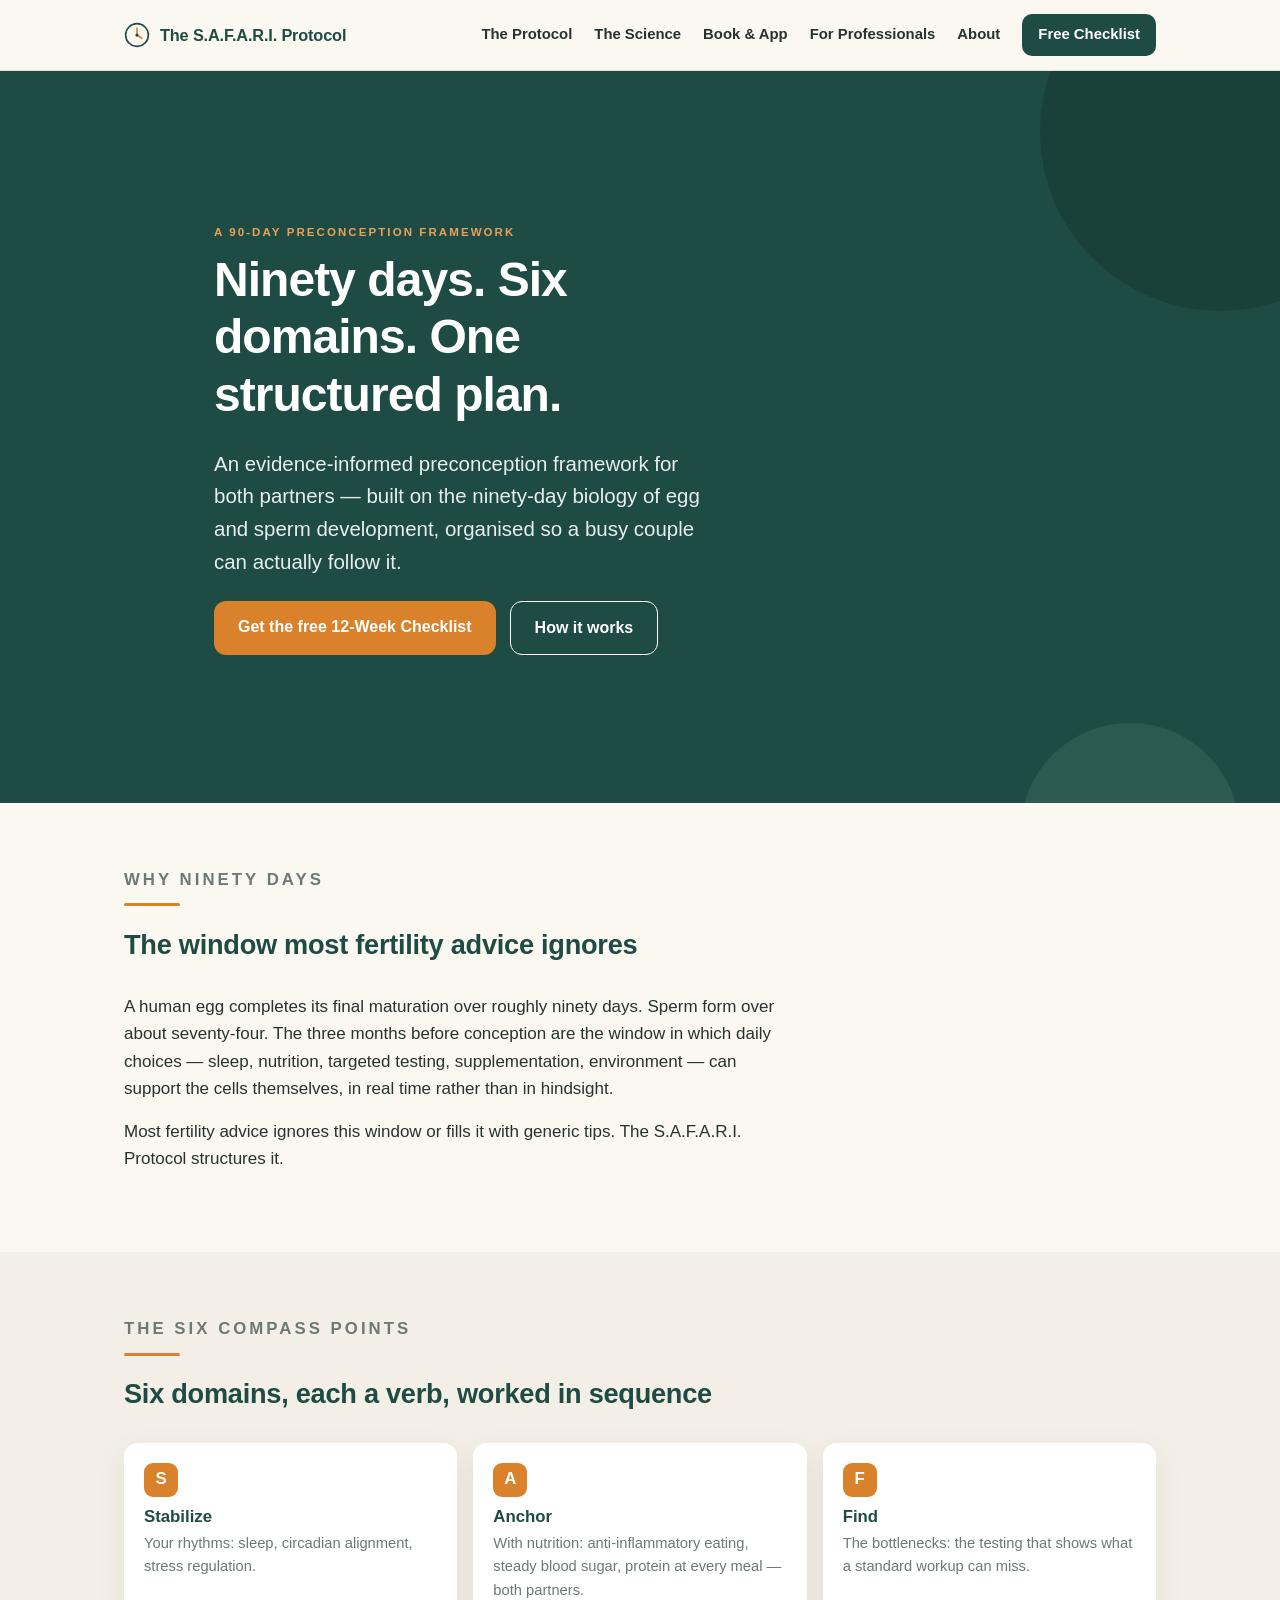
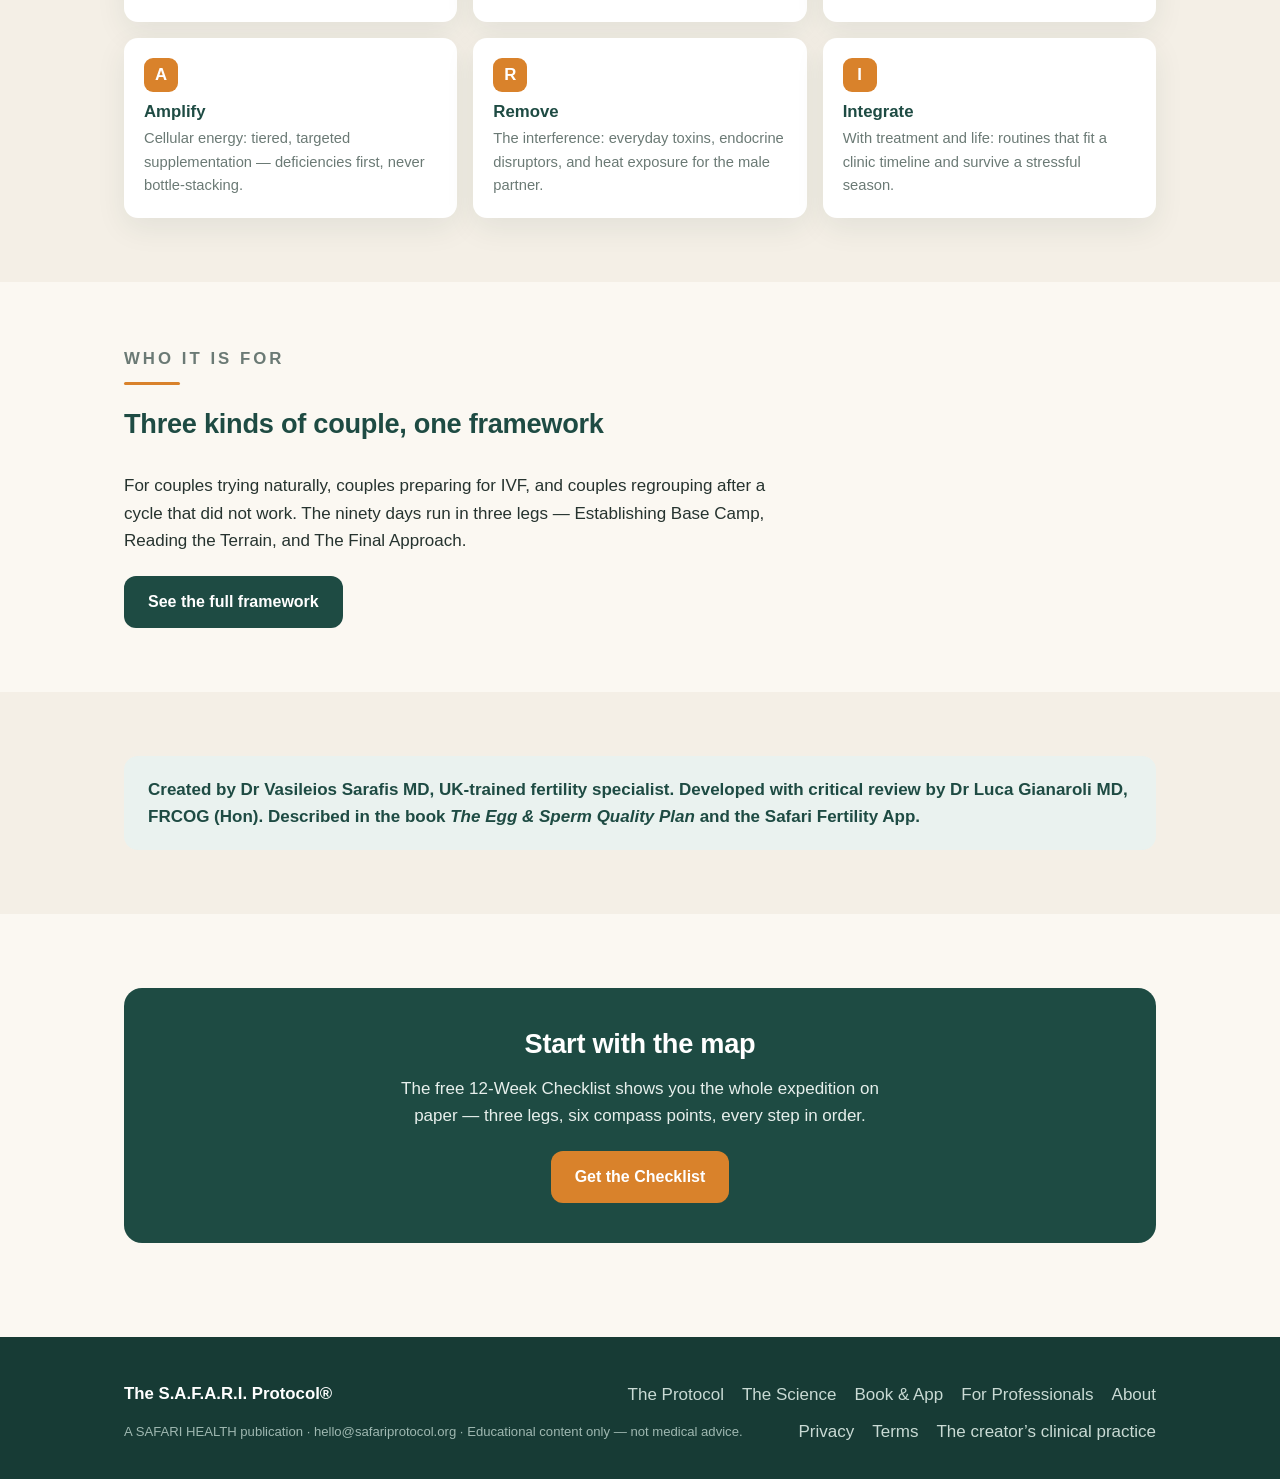
<file: index.html>
<!DOCTYPE html>
<html lang="en">
<head>
<meta charset="utf-8">
<meta name="viewport" content="width=device-width, initial-scale=1">
<title>The S.A.F.A.R.I. Protocol — A 90-Day Evidence-Based Preconception Framework</title>
<meta name="description" content="A structured, couples-based 90-day framework for egg and sperm quality — six domains, three legs, honestly graded evidence. Created by fertility specialist Dr Vasileios Sarafis MD.">
<link rel="canonical" href="https://www.safariprotocol.org/">
<meta property="og:title" content="The S.A.F.A.R.I. Protocol — A 90-Day Evidence-Based Preconception Framework">
<meta property="og:description" content="A structured, couples-based 90-day framework for egg and sperm quality — six domains, three legs, honestly graded evidence. Created by fertility specialist Dr Vasileios Sarafis MD.">
<meta property="og:type" content="website">
<meta property="og:url" content="https://www.safariprotocol.org/">
<link rel="preconnect" href="https://fonts.googleapis.com">
<link rel="stylesheet" href="/assets/style.css">
<script type="application/ld+json">{"@context":"https://schema.org","@type":"Organization","name":"SAFARI HEALTH","alternateName":"The S.A.F.A.R.I. Protocol","url":"https://www.safariprotocol.org","email":"hello@safariprotocol.org","founder":{"@type":"Person","name":"Dr Vasileios Sarafis"}}</script>
<script type="application/ld+json">{"@context":"https://schema.org","@type":"Person","name":"Dr Vasileios Sarafis","honorificSuffix":"MD","jobTitle":"Fertility Specialist","gender":"Male","knowsAbout":["Fertility","IVF","Preconception care","Reproductive medicine"],"url":"https://www.safariprotocol.org/about/","alumniOf":["Aristotle University of Thessaloniki","Yale University","C.Re.A.Te Fertility London"],"worksFor":{"@type":"Organization","name":"SAFARI HEALTH"}}</script>
<script type="application/ld+json">{"@context":"https://schema.org","@type":"Book","name":"The Egg & Sperm Quality Plan","author":{"@type":"Person","name":"Dr Vasileios Sarafis"},"isbn":"978-618-88233-0-3","about":"A 90-day evidence-based preconception framework for natural conception and IVF"}</script>
<script type="application/ld+json">{"@context":"https://schema.org","@type":"WebSite","name":"The S.A.F.A.R.I. Protocol","url":"https://www.safariprotocol.org"}</script>
</head>
<body>
<header class="site">
<div class="nav">
<a class="brand" href="/"><svg class="mark" viewBox="0 0 48 48" fill="none" xmlns="http://www.w3.org/2000/svg" aria-hidden="true"><circle cx="24" cy="24" r="21" stroke="#1E4B43" stroke-width="3"/><path d="M24 11 L24 24 L33 30" stroke="#D9822B" stroke-width="3" stroke-linecap="round"/><circle cx="24" cy="24" r="3" fill="#1E4B43"/></svg><span>The S.A.F.A.R.I. Protocol</span></a>
<nav class="nav-links" id="navlinks">
<a href="/protocol/">The Protocol</a><a href="/science/">The Science</a><a href="/book-and-app/">Book & App</a><a href="/professionals/">For Professionals</a><a href="/about/">About</a>
<a class="nav-cta" href="/checklist/">Free Checklist</a>
</nav>
<button class="menu-btn" aria-label="Menu" onclick="document.getElementById('navlinks').classList.toggle('open')">&#9776;</button>
</div>
</header>

<section class="hero">
<div class="wrap">
<p class="kicker">A 90-day preconception framework</p>
<h1>Ninety days. Six domains. One structured plan.</h1>
<p class="lead">An evidence-informed preconception framework for both partners &mdash; built on the ninety-day biology of egg and sperm development, organised so a busy couple can actually follow it.</p>
<div class="btn-row">
<a class="btn btn-primary" href="/checklist/">Get the free 12-Week Checklist</a>
<a class="btn btn-ghost" style="color:#fff;border-color:#fff" href="/protocol/">How it works</a>
</div>
</div>
</section>

<section>
<div class="wrap">
<div class="section-head">
<p class="kicker">Why ninety days</p><hr class="rule">
<h2>The window most fertility advice ignores</h2>
</div>
<p style="max-width:70ch">A human egg completes its final maturation over roughly ninety days. Sperm form over about seventy-four. The three months before conception are the window in which daily choices &mdash; sleep, nutrition, targeted testing, supplementation, environment &mdash; can support the cells themselves, in real time rather than in hindsight.</p>
<p style="max-width:70ch">Most fertility advice ignores this window or fills it with generic tips. The S.A.F.A.R.I. Protocol structures it.</p>
</div>
</section>

<section class="alt">
<div class="wrap">
<div class="section-head">
<p class="kicker">The six compass points</p><hr class="rule">
<h2>Six domains, each a verb, worked in sequence</h2>
</div>
<div class="compass">
<div class="cpoint"><div class="badge">S</div><h3>Stabilize</h3><p>Your rhythms: sleep, circadian alignment, stress regulation.</p></div>
<div class="cpoint"><div class="badge">A</div><h3>Anchor</h3><p>With nutrition: anti-inflammatory eating, steady blood sugar, protein at every meal &mdash; both partners.</p></div>
<div class="cpoint"><div class="badge">F</div><h3>Find</h3><p>The bottlenecks: the testing that shows what a standard workup can miss.</p></div>
<div class="cpoint"><div class="badge">A</div><h3>Amplify</h3><p>Cellular energy: tiered, targeted supplementation &mdash; deficiencies first, never bottle-stacking.</p></div>
<div class="cpoint"><div class="badge">R</div><h3>Remove</h3><p>The interference: everyday toxins, endocrine disruptors, and heat exposure for the male partner.</p></div>
<div class="cpoint"><div class="badge">I</div><h3>Integrate</h3><p>With treatment and life: routines that fit a clinic timeline and survive a stressful season.</p></div>
</div>
</div>
</section>

<section>
<div class="wrap">
<div class="section-head">
<p class="kicker">Who it is for</p><hr class="rule">
<h2>Three kinds of couple, one framework</h2>
</div>
<p style="max-width:70ch">For couples trying naturally, couples preparing for IVF, and couples regrouping after a cycle that did not work. The ninety days run in three legs &mdash; Establishing Base Camp, Reading the Terrain, and The Final Approach.</p>
<div class="btn-row"><a class="btn btn-green" href="/protocol/">See the full framework</a></div>
</div>
</section>

<section class="alt">
<div class="wrap">
<div class="callout">Created by Dr Vasileios Sarafis MD, UK-trained fertility specialist. Developed with critical review by Dr Luca Gianaroli MD, FRCOG (Hon). Described in the book <em>The Egg &amp; Sperm Quality Plan</em> and the Safari Fertility App.
<!-- After 22-24 Oct 2026 add: Presented at the Renaissance Congress, Florence. After paper submission add: Described in a scientific paper currently under review. --></div>
</div>
</section>

<section>
<div class="wrap">
<div class="band">
<h2>Start with the map</h2>
<p>The free 12-Week Checklist shows you the whole expedition on paper &mdash; three legs, six compass points, every step in order.</p>
<a class="btn btn-primary" href="/checklist/">Get the Checklist</a>
</div>
</div>
</section>
<footer class="site">
<div class="wrap">
<div class="frow">
<span class="brand-f">The S.A.F.A.R.I. Protocol&reg;</span>
<div class="flinks">
<a href="/protocol/">The Protocol</a>
<a href="/science/">The Science</a>
<a href="/book-and-app/">Book &amp; App</a>
<a href="/professionals/">For Professionals</a>
<a href="/about/">About</a>
</div>
</div>
<div class="frow">
<small>A SAFARI HEALTH publication &middot; hello@safariprotocol.org &middot; Educational content only &mdash; not medical advice.</small>
<div class="flinks">
<a href="/privacy/">Privacy</a><a href="/terms/">Terms</a>
<a href="https://sarafisfertility.com">The creator&rsquo;s clinical practice</a>
</div>
</div>
</div>
</footer>

<!-- GA4: replace G-9CCLVKLGP1 then this block goes live -->
<script async src="https://www.googletagmanager.com/gtag/js?id=G-9CCLVKLGP1"></script>
<script>window.dataLayer=window.dataLayer||[];function gtag(){dataLayer.push(arguments);}gtag('js',new Date());gtag('config','G-9CCLVKLGP1');</script>

<script>
// mark active nav
document.querySelectorAll('.nav-links a').forEach(a=>{if(a.getAttribute('href')===location.pathname)a.style.color='var(--green)';});
</script>
</body></html>
</file>
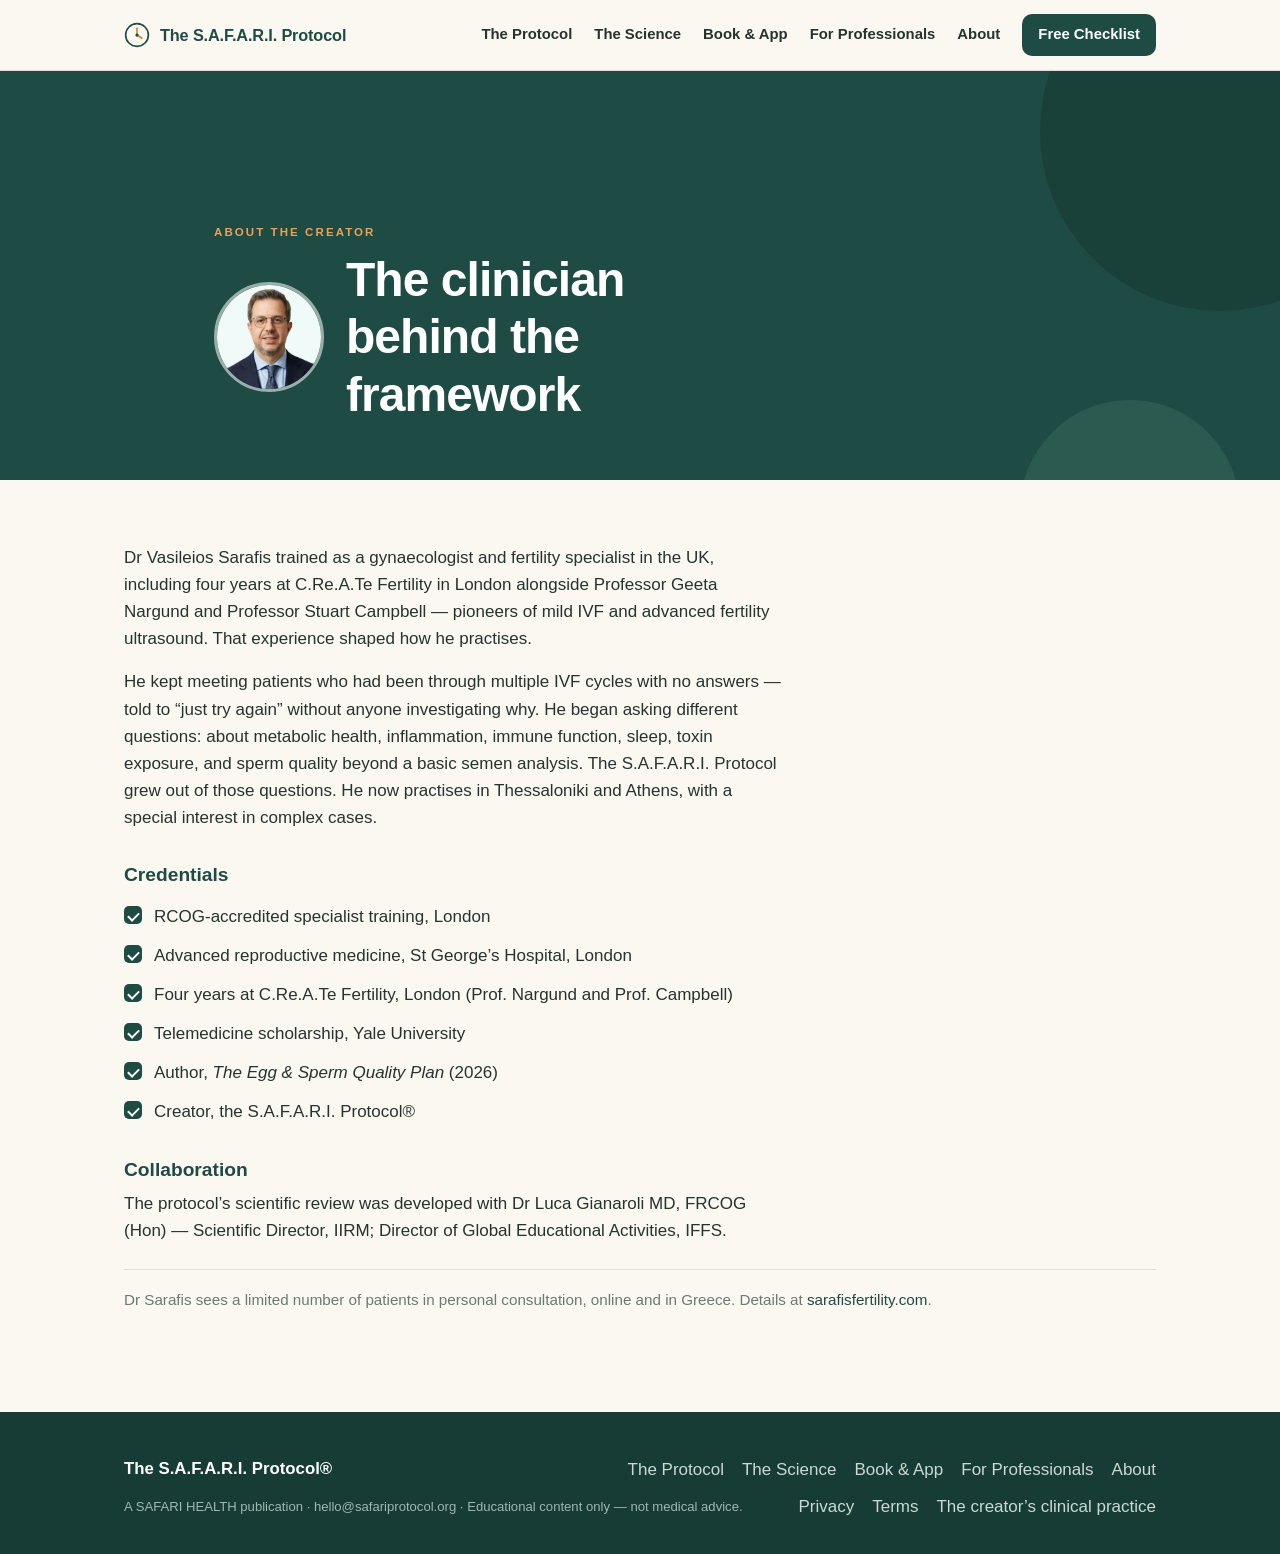
<file: about/index.html>
<!DOCTYPE html>
<html lang="en">
<head>
<meta charset="utf-8">
<meta name="viewport" content="width=device-width, initial-scale=1">
<title>Dr Vasileios Sarafis MD — Creator of the S.A.F.A.R.I. Protocol</title>
<meta name="description" content="UK-trained fertility specialist Dr Vasileios Sarafis created the S.A.F.A.R.I. Protocol from clinical practice with complex fertility cases. Credentials, collaborators, and contact.">
<link rel="canonical" href="https://www.safariprotocol.org/about/">
<meta property="og:title" content="Dr Vasileios Sarafis MD — Creator of the S.A.F.A.R.I. Protocol">
<meta property="og:description" content="UK-trained fertility specialist Dr Vasileios Sarafis created the S.A.F.A.R.I. Protocol from clinical practice with complex fertility cases. Credentials, collaborators, and contact.">
<meta property="og:type" content="website">
<meta property="og:url" content="https://www.safariprotocol.org/about/">
<link rel="preconnect" href="https://fonts.googleapis.com">
<link rel="stylesheet" href="/assets/style.css">
<script type="application/ld+json">{"@context":"https://schema.org","@type":"Organization","name":"SAFARI HEALTH","alternateName":"The S.A.F.A.R.I. Protocol","url":"https://www.safariprotocol.org","email":"hello@safariprotocol.org","founder":{"@type":"Person","name":"Dr Vasileios Sarafis"}}</script>
<script type="application/ld+json">{"@context":"https://schema.org","@type":"Person","name":"Dr Vasileios Sarafis","honorificSuffix":"MD","jobTitle":"Fertility Specialist","gender":"Male","knowsAbout":["Fertility","IVF","Preconception care","Reproductive medicine"],"url":"https://www.safariprotocol.org/about/","alumniOf":["Aristotle University of Thessaloniki","Yale University","C.Re.A.Te Fertility London"],"worksFor":{"@type":"Organization","name":"SAFARI HEALTH"}}</script>
<script type="application/ld+json">{"@context":"https://schema.org","@type":"Book","name":"The Egg & Sperm Quality Plan","author":{"@type":"Person","name":"Dr Vasileios Sarafis"},"isbn":"978-618-88233-0-3","about":"A 90-day evidence-based preconception framework for natural conception and IVF"}</script>
</head>
<body>
<header class="site">
<div class="nav">
<a class="brand" href="/"><svg class="mark" viewBox="0 0 48 48" fill="none" xmlns="http://www.w3.org/2000/svg" aria-hidden="true"><circle cx="24" cy="24" r="21" stroke="#1E4B43" stroke-width="3"/><path d="M24 11 L24 24 L33 30" stroke="#D9822B" stroke-width="3" stroke-linecap="round"/><circle cx="24" cy="24" r="3" fill="#1E4B43"/></svg><span>The S.A.F.A.R.I. Protocol</span></a>
<nav class="nav-links" id="navlinks">
<a href="/protocol/">The Protocol</a><a href="/science/">The Science</a><a href="/book-and-app/">Book & App</a><a href="/professionals/">For Professionals</a><a href="/about/">About</a>
<a class="nav-cta" href="/checklist/">Free Checklist</a>
</nav>
<button class="menu-btn" aria-label="Menu" onclick="document.getElementById('navlinks').classList.toggle('open')">&#9776;</button>
</div>
</header>

<section class="hero" style="padding-bottom:0">
<div class="wrap" style="padding-bottom:56px">
<p class="kicker">About the creator</p>
<div style="display:flex;align-items:center;gap:22px;flex-wrap:wrap">
<img src="/assets/dr-sarafis.png" alt="Dr Vasileios Sarafis MD" width="110" height="110" style="width:110px;height:110px;border-radius:50%;object-fit:cover;flex:0 0 auto;border:3px solid rgba(255,255,255,.55)">
<h1 style="margin:0">The clinician behind the framework</h1>
</div>
</div>
</section>

<section>
<div class="wrap">
<p style="max-width:70ch">Dr Vasileios Sarafis trained as a gynaecologist and fertility specialist in the UK, including four years at C.Re.A.Te Fertility in London alongside Professor Geeta Nargund and Professor Stuart Campbell &mdash; pioneers of mild IVF and advanced fertility ultrasound. That experience shaped how he practises.</p>
<p style="max-width:70ch">He kept meeting patients who had been through multiple IVF cycles with no answers &mdash; told to &ldquo;just try again&rdquo; without anyone investigating why. He began asking different questions: about metabolic health, inflammation, immune function, sleep, toxin exposure, and sperm quality beyond a basic semen analysis. The S.A.F.A.R.I. Protocol grew out of those questions. He now practises in Thessaloniki and Athens, with a special interest in complex cases.</p>

<h3 style="margin-top:2rem">Credentials</h3>
<ul class="ticks">
<li>RCOG-accredited specialist training, London</li>
<li>Advanced reproductive medicine, St George&rsquo;s Hospital, London</li>
<li>Four years at C.Re.A.Te Fertility, London (Prof. Nargund and Prof. Campbell)</li>
<li>Telemedicine scholarship, Yale University</li>
<li>Author, <em>The Egg &amp; Sperm Quality Plan</em> (2026)</li>
<li>Creator, the S.A.F.A.R.I. Protocol&reg;</li>
</ul>

<h3 style="margin-top:2rem">Collaboration</h3>
<p style="max-width:70ch">The protocol&rsquo;s scientific review was developed with Dr Luca Gianaroli MD, FRCOG (Hon) &mdash; Scientific Director, IIRM; Director of Global Educational Activities, IFFS. <em> </em></p>

<p class="quiet">Dr Sarafis sees a limited number of patients in personal consultation, online and in Greece. Details at <a href="https://sarafisfertility.com">sarafisfertility.com</a>.</p>
</div>
</section>
<footer class="site">
<div class="wrap">
<div class="frow">
<span class="brand-f">The S.A.F.A.R.I. Protocol&reg;</span>
<div class="flinks">
<a href="/protocol/">The Protocol</a>
<a href="/science/">The Science</a>
<a href="/book-and-app/">Book &amp; App</a>
<a href="/professionals/">For Professionals</a>
<a href="/about/">About</a>
</div>
</div>
<div class="frow">
<small>A SAFARI HEALTH publication &middot; hello@safariprotocol.org &middot; Educational content only &mdash; not medical advice.</small>
<div class="flinks">
<a href="/privacy/">Privacy</a><a href="/terms/">Terms</a>
<a href="https://sarafisfertility.com">The creator&rsquo;s clinical practice</a>
</div>
</div>
</div>
</footer>

<!-- GA4: replace G-9CCLVKLGP1 then this block goes live -->
<script async src="https://www.googletagmanager.com/gtag/js?id=G-9CCLVKLGP1"></script>
<script>window.dataLayer=window.dataLayer||[];function gtag(){dataLayer.push(arguments);}gtag('js',new Date());gtag('config','G-9CCLVKLGP1');</script>

<script>
// mark active nav
document.querySelectorAll('.nav-links a').forEach(a=>{if(a.getAttribute('href')===location.pathname)a.style.color='var(--green)';});
</script>
</body></html>
</file>
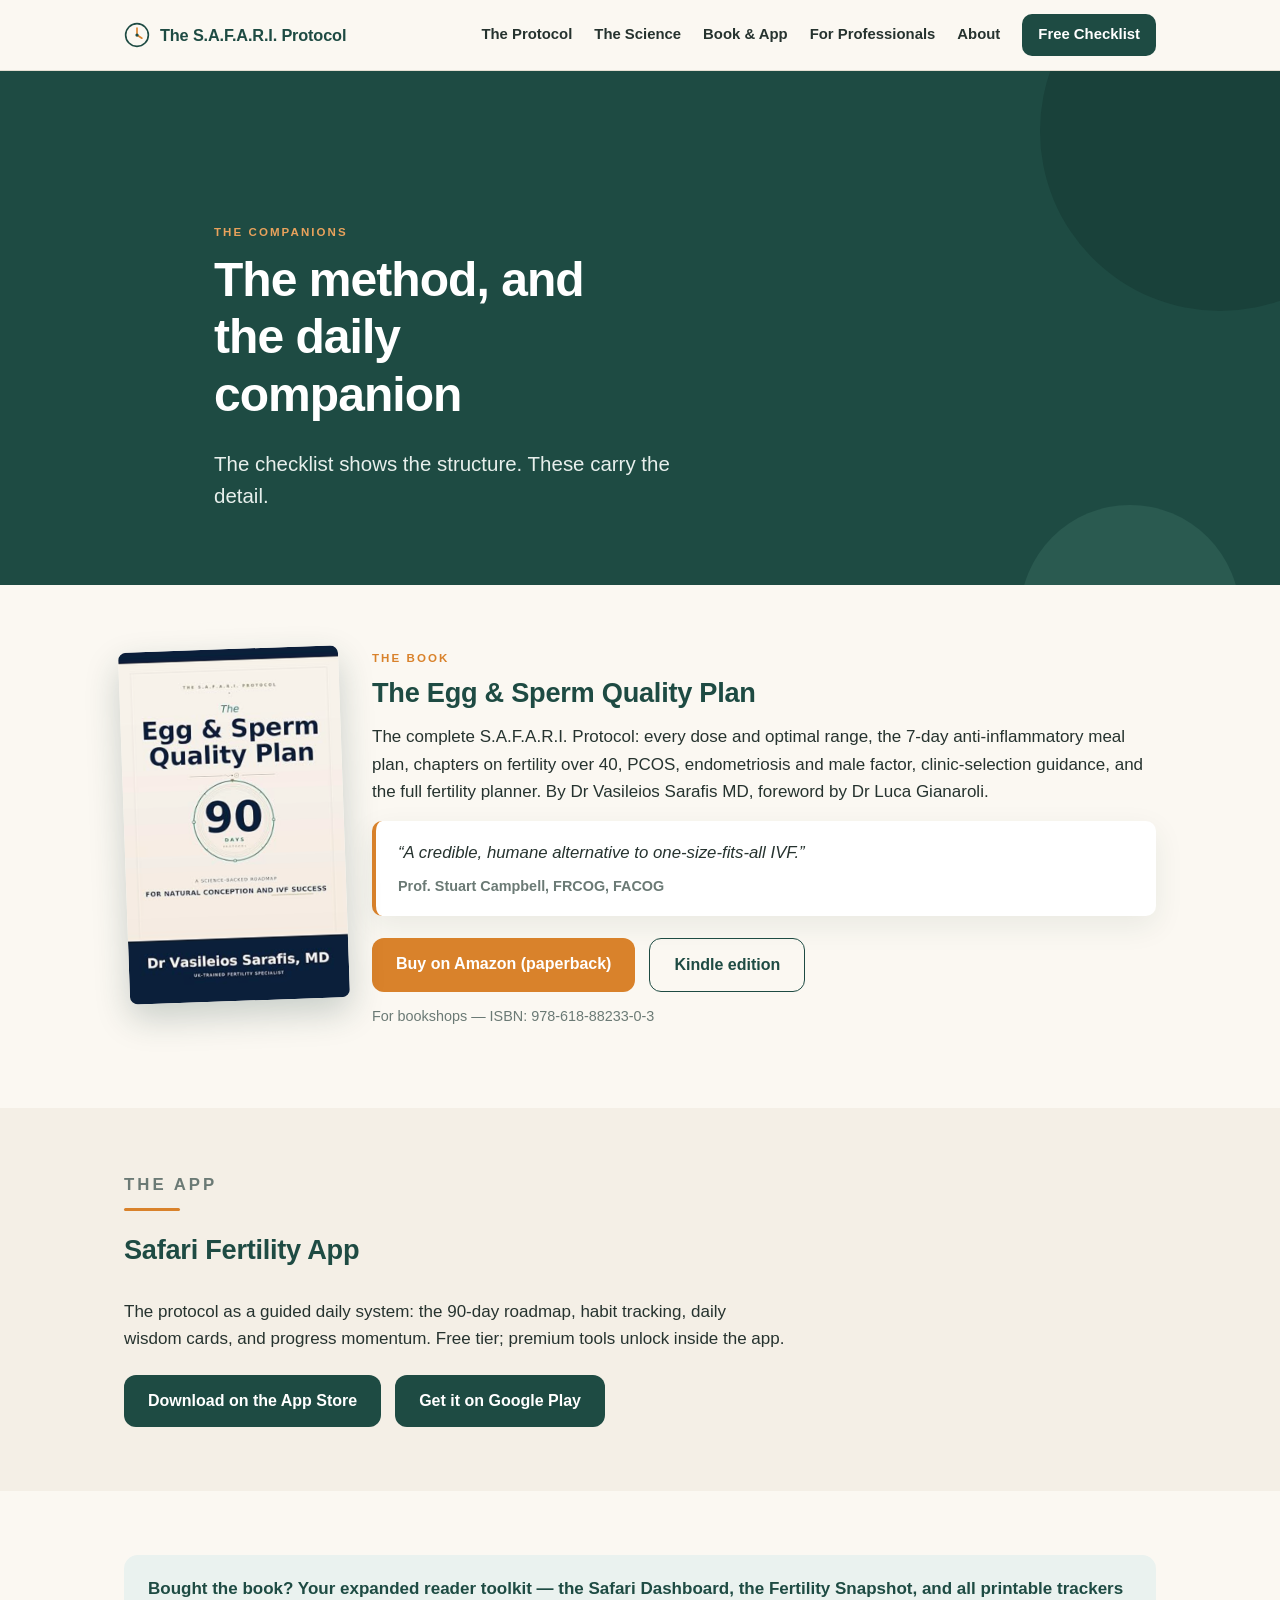
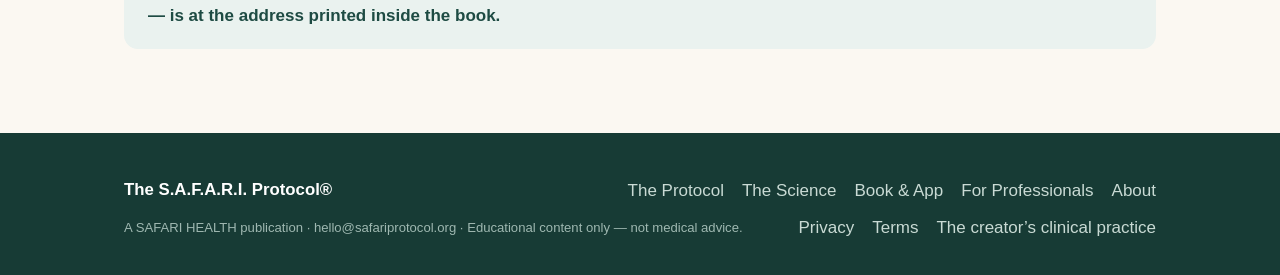
<file: book-and-app/index.html>
<!DOCTYPE html>
<html lang="en">
<head>
<meta charset="utf-8">
<meta name="viewport" content="width=device-width, initial-scale=1">
<title>The Egg &amp; Sperm Quality Plan (Book) and the Safari Fertility App</title>
<meta name="description" content="The two companions to the S.A.F.A.R.I. Protocol: the complete methodology in book form, and the daily companion app for the 90-day journey.">
<link rel="canonical" href="https://www.safariprotocol.org/book-and-app/">
<meta property="og:title" content="The Egg &amp; Sperm Quality Plan (Book) and the Safari Fertility App">
<meta property="og:description" content="The two companions to the S.A.F.A.R.I. Protocol: the complete methodology in book form, and the daily companion app for the 90-day journey.">
<meta property="og:type" content="website">
<meta property="og:url" content="https://www.safariprotocol.org/book-and-app/">
<link rel="preconnect" href="https://fonts.googleapis.com">
<link rel="stylesheet" href="/assets/style.css">
<script type="application/ld+json">{"@context":"https://schema.org","@type":"Organization","name":"SAFARI HEALTH","alternateName":"The S.A.F.A.R.I. Protocol","url":"https://www.safariprotocol.org","email":"hello@safariprotocol.org","founder":{"@type":"Person","name":"Dr Vasileios Sarafis"}}</script>
<script type="application/ld+json">{"@context":"https://schema.org","@type":"Person","name":"Dr Vasileios Sarafis","honorificSuffix":"MD","jobTitle":"Fertility Specialist","gender":"Male","knowsAbout":["Fertility","IVF","Preconception care","Reproductive medicine"],"url":"https://www.safariprotocol.org/about/","alumniOf":["Aristotle University of Thessaloniki","Yale University","C.Re.A.Te Fertility London"],"worksFor":{"@type":"Organization","name":"SAFARI HEALTH"}}</script>
<script type="application/ld+json">{"@context":"https://schema.org","@type":"Book","name":"The Egg & Sperm Quality Plan","author":{"@type":"Person","name":"Dr Vasileios Sarafis"},"isbn":"978-618-88233-0-3","about":"A 90-day evidence-based preconception framework for natural conception and IVF"}</script>
</head>
<body>
<header class="site">
<div class="nav">
<a class="brand" href="/"><svg class="mark" viewBox="0 0 48 48" fill="none" xmlns="http://www.w3.org/2000/svg" aria-hidden="true"><circle cx="24" cy="24" r="21" stroke="#1E4B43" stroke-width="3"/><path d="M24 11 L24 24 L33 30" stroke="#D9822B" stroke-width="3" stroke-linecap="round"/><circle cx="24" cy="24" r="3" fill="#1E4B43"/></svg><span>The S.A.F.A.R.I. Protocol</span></a>
<nav class="nav-links" id="navlinks">
<a href="/protocol/">The Protocol</a><a href="/science/">The Science</a><a href="/book-and-app/">Book & App</a><a href="/professionals/">For Professionals</a><a href="/about/">About</a>
<a class="nav-cta" href="/checklist/">Free Checklist</a>
</nav>
<button class="menu-btn" aria-label="Menu" onclick="document.getElementById('navlinks').classList.toggle('open')">&#9776;</button>
</div>
</header>

<section class="hero" style="padding-bottom:0">
<div class="wrap" style="padding-bottom:56px">
<p class="kicker">The companions</p>
<h1>The method, and the daily companion</h1>
<p class="lead">The checklist shows the structure. These carry the detail.</p>
</div>
</section>

<section>
<div class="wrap">
<div class="bookrow">
<img src="/assets/book-cover.png" alt="The Egg & Sperm Quality Plan book cover" onerror="this.outerHTML='<div class=&quot;placeholder-cover&quot;>The Egg &amp; Sperm Quality Plan<br>book cover</div>'">
<div>
<p class="kicker">The book</p>
<h2 style="margin-top:.2rem">The Egg &amp; Sperm Quality Plan</h2>
<p>The complete S.A.F.A.R.I. Protocol: every dose and optimal range, the 7-day anti-inflammatory meal plan, chapters on fertility over 40, PCOS, endometriosis and male factor, clinic-selection guidance, and the full fertility planner. By Dr Vasileios Sarafis MD, foreword by Dr Luca Gianaroli.</p>
<div class="quote"><em>&ldquo;A credible, humane alternative to one-size-fits-all IVF.&rdquo;</em><cite>Prof. Stuart Campbell, FRCOG, FACOG</cite></div>
<div class="btn-row">
<a class="btn btn-primary" href="https://www.amazon.com/Egg-Sperm-Quality-Plan-Science-Backed/dp/6188823307">Buy on Amazon (paperback)</a>
<a class="btn btn-ghost" href="https://www.amazon.com/Egg-Sperm-Quality-Plan-Science-Backed-ebook/dp/B0H2JM6XCB">Kindle edition</a>
</div>
<p style="color:var(--mute);font-size:.9rem;margin-top:.8rem">For bookshops &mdash; ISBN: 978-618-88233-0-3</p>
</div>
</div>
</div>
</section>

<section class="alt">
<div class="wrap">
<div class="section-head"><p class="kicker">The app</p><hr class="rule"><h2>Safari Fertility App</h2></div>
<p style="max-width:70ch">The protocol as a guided daily system: the 90-day roadmap, habit tracking, daily wisdom cards, and progress momentum. Free tier; premium tools unlock inside the app.</p>
<div class="btn-row">
<a class="btn btn-green" href="https://apps.apple.com/app/id6779751617">Download on the App Store</a>
<a class="btn btn-green" href="https://play.google.com/store/apps/details?id=com.safariapp.app">Get it on Google Play</a>
</div>
</div>
</section>

<section>
<div class="wrap">
<div class="callout">Bought the book? Your expanded reader toolkit &mdash; the Safari Dashboard, the Fertility Snapshot, and all printable trackers &mdash; is at the address printed inside the book.</div>
</div>
</section>
<footer class="site">
<div class="wrap">
<div class="frow">
<span class="brand-f">The S.A.F.A.R.I. Protocol&reg;</span>
<div class="flinks">
<a href="/protocol/">The Protocol</a>
<a href="/science/">The Science</a>
<a href="/book-and-app/">Book &amp; App</a>
<a href="/professionals/">For Professionals</a>
<a href="/about/">About</a>
</div>
</div>
<div class="frow">
<small>A SAFARI HEALTH publication &middot; hello@safariprotocol.org &middot; Educational content only &mdash; not medical advice.</small>
<div class="flinks">
<a href="/privacy/">Privacy</a><a href="/terms/">Terms</a>
<a href="https://sarafisfertility.com">The creator&rsquo;s clinical practice</a>
</div>
</div>
</div>
</footer>

<!-- GA4: replace G-9CCLVKLGP1 then this block goes live -->
<script async src="https://www.googletagmanager.com/gtag/js?id=G-9CCLVKLGP1"></script>
<script>window.dataLayer=window.dataLayer||[];function gtag(){dataLayer.push(arguments);}gtag('js',new Date());gtag('config','G-9CCLVKLGP1');</script>

<script>
// mark active nav
document.querySelectorAll('.nav-links a').forEach(a=>{if(a.getAttribute('href')===location.pathname)a.style.color='var(--green)';});
</script>
</body></html>
</file>
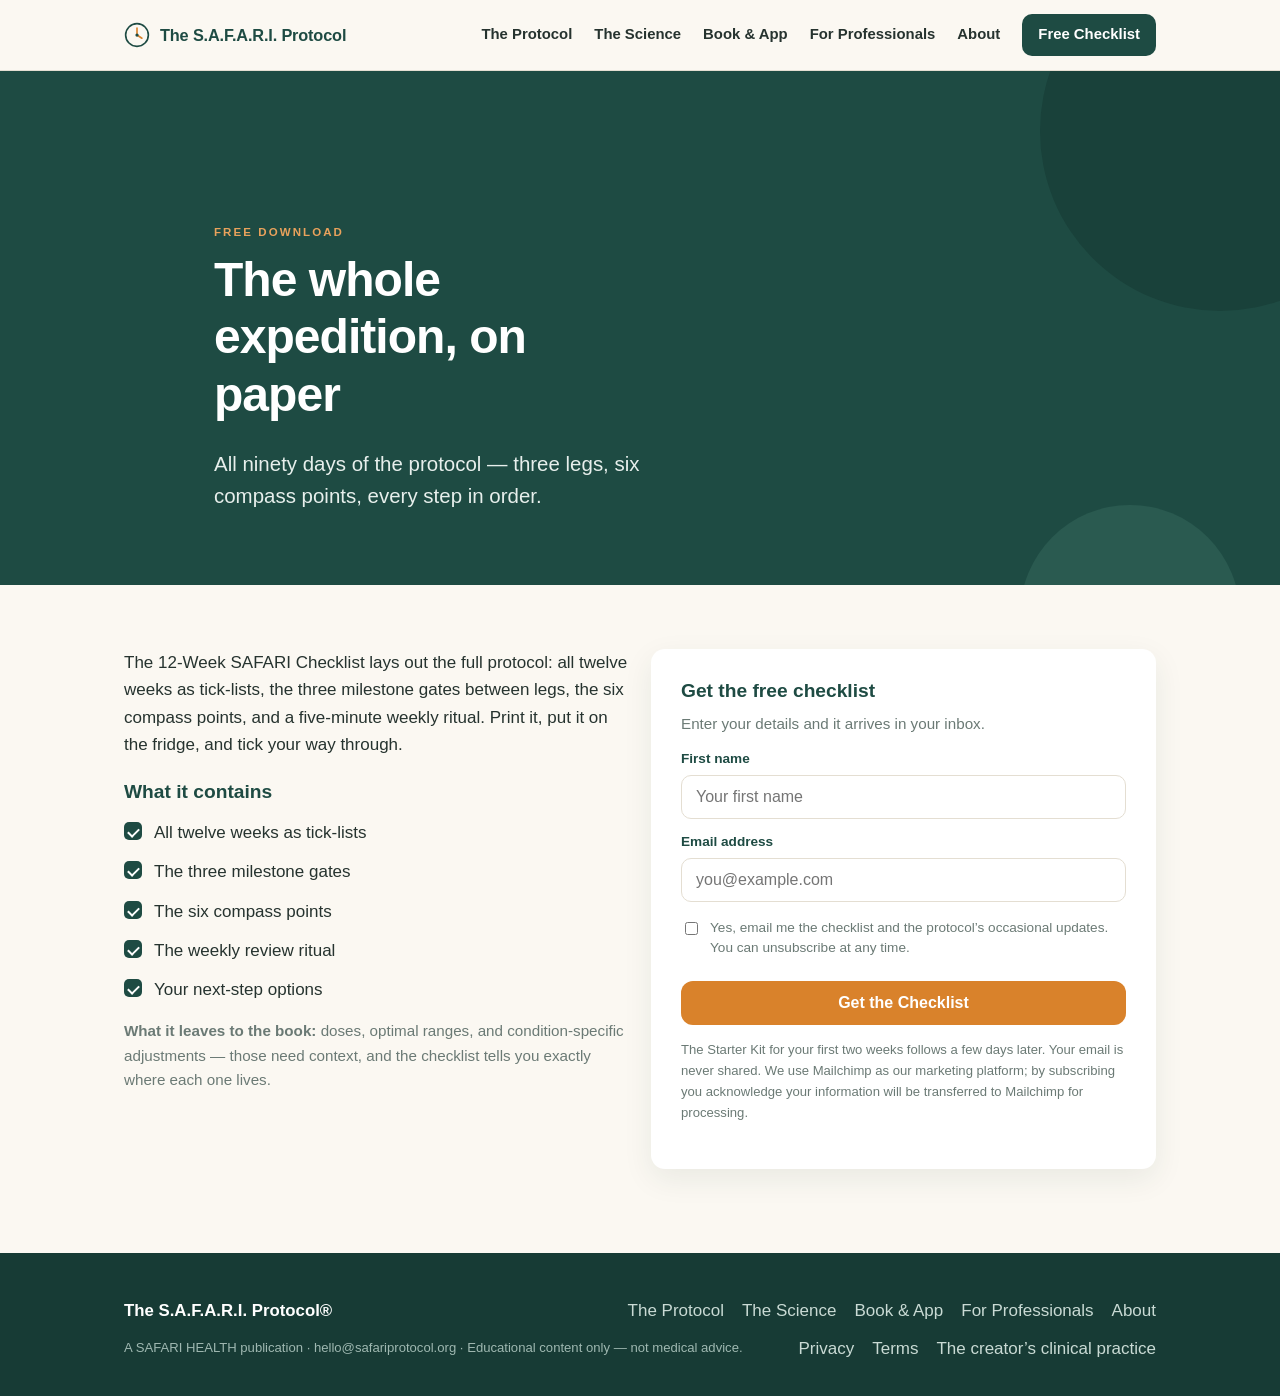
<file: checklist/index.html>
<!DOCTYPE html>
<html lang="en">
<head>
<meta charset="utf-8">
<meta name="viewport" content="width=device-width, initial-scale=1">
<title>Free Download — The 12-Week S.A.F.A.R.I. Checklist</title>
<meta name="description" content="The complete 90-day S.A.F.A.R.I. Protocol as a printable 12-week checklist: three legs, six domains, every step in sequence. Free by email.">
<link rel="canonical" href="https://www.safariprotocol.org/checklist/">
<meta property="og:title" content="Free Download — The 12-Week S.A.F.A.R.I. Checklist">
<meta property="og:description" content="The complete 90-day S.A.F.A.R.I. Protocol as a printable 12-week checklist: three legs, six domains, every step in sequence. Free by email.">
<meta property="og:type" content="website">
<meta property="og:url" content="https://www.safariprotocol.org/checklist/">
<link rel="preconnect" href="https://fonts.googleapis.com">
<link rel="stylesheet" href="/assets/style.css">
<script type="application/ld+json">{"@context":"https://schema.org","@type":"Organization","name":"SAFARI HEALTH","alternateName":"The S.A.F.A.R.I. Protocol","url":"https://www.safariprotocol.org","email":"hello@safariprotocol.org","founder":{"@type":"Person","name":"Dr Vasileios Sarafis"}}</script>
<script type="application/ld+json">{"@context":"https://schema.org","@type":"Person","name":"Dr Vasileios Sarafis","honorificSuffix":"MD","jobTitle":"Fertility Specialist","gender":"Male","knowsAbout":["Fertility","IVF","Preconception care","Reproductive medicine"],"url":"https://www.safariprotocol.org/about/","alumniOf":["Aristotle University of Thessaloniki","Yale University","C.Re.A.Te Fertility London"],"worksFor":{"@type":"Organization","name":"SAFARI HEALTH"}}</script>
<script type="application/ld+json">{"@context":"https://schema.org","@type":"Book","name":"The Egg & Sperm Quality Plan","author":{"@type":"Person","name":"Dr Vasileios Sarafis"},"isbn":"978-618-88233-0-3","about":"A 90-day evidence-based preconception framework for natural conception and IVF"}</script>
</head>
<body>
<header class="site">
<div class="nav">
<a class="brand" href="/"><svg class="mark" viewBox="0 0 48 48" fill="none" xmlns="http://www.w3.org/2000/svg" aria-hidden="true"><circle cx="24" cy="24" r="21" stroke="#1E4B43" stroke-width="3"/><path d="M24 11 L24 24 L33 30" stroke="#D9822B" stroke-width="3" stroke-linecap="round"/><circle cx="24" cy="24" r="3" fill="#1E4B43"/></svg><span>The S.A.F.A.R.I. Protocol</span></a>
<nav class="nav-links" id="navlinks">
<a href="/protocol/">The Protocol</a><a href="/science/">The Science</a><a href="/book-and-app/">Book & App</a><a href="/professionals/">For Professionals</a><a href="/about/">About</a>
<a class="nav-cta" href="/checklist/">Free Checklist</a>
</nav>
<button class="menu-btn" aria-label="Menu" onclick="document.getElementById('navlinks').classList.toggle('open')">&#9776;</button>
</div>
</header>

<section class="hero" style="padding-bottom:0">
<div class="wrap" style="padding-bottom:56px">
<p class="kicker">Free download</p>
<h1>The whole expedition, on paper</h1>
<p class="lead">All ninety days of the protocol &mdash; three legs, six compass points, every step in order.</p>
</div>
</section>

<section>
<div class="wrap">
<div class="grid2" style="align-items:start">
<div>
<p>The 12-Week SAFARI Checklist lays out the full protocol: all twelve weeks as tick-lists, the three milestone gates between legs, the six compass points, and a five-minute weekly ritual. Print it, put it on the fridge, and tick your way through.</p>
<h3 style="margin-top:1.4rem">What it contains</h3>
<ul class="ticks">
<li>All twelve weeks as tick-lists</li>
<li>The three milestone gates</li>
<li>The six compass points</li>
<li>The weekly review ritual</li>
<li>Your next-step options</li>
</ul>
<p style="color:var(--mute);font-size:.95rem"><strong>What it leaves to the book:</strong> doses, optimal ranges, and condition-specific adjustments &mdash; those need context, and the checklist tells you exactly where each one lives.</p>
</div>

<div class="capture">
<h3 style="margin-top:0">Get the free checklist</h3>
<p style="color:var(--mute);font-size:.95rem;margin-bottom:6px">Enter your details and it arrives in your inbox.</p>
<form action="https://safariprotocol.us12.list-manage.com/subscribe/post?u=f87061e366f24791a2b011a77&amp;id=7aa01d4ca4" method="post" target="_blank" novalidate>
<label for="mce-FNAME">First name</label>
<input type="text" name="FNAME" id="mce-FNAME" placeholder="Your first name">
<label for="mce-EMAIL">Email address</label>
<input type="email" name="EMAIL" id="mce-EMAIL" required placeholder="you@example.com">
<div style="margin-top:16px;font-size:.85rem;color:var(--mute);line-height:1.5">
<label style="font-weight:400;color:var(--mute);display:flex;gap:9px;align-items:flex-start">
<input type="checkbox" name="gdpr_consent" value="Y" required style="width:auto;margin-top:4px">
<span>Yes, email me the checklist and the protocol&rsquo;s occasional updates. You can unsubscribe at any time.</span>
</label>
</div>
<div aria-hidden="true" style="position:absolute;left:-5000px"><input type="text" name="b_f87061e366f24791a2b011a77_7aa01d4ca4" tabindex="-1" value=""></div>
<button type="submit" class="btn btn-primary" style="width:100%;margin-top:18px">Get the Checklist</button>
<p class="fineprint">The Starter Kit for your first two weeks follows a few days later. Your email is never shared. We use Mailchimp as our marketing platform; by subscribing you acknowledge your information will be transferred to Mailchimp for processing.</p>
</form>

</div>
</div>
</div>
</section>
<footer class="site">
<div class="wrap">
<div class="frow">
<span class="brand-f">The S.A.F.A.R.I. Protocol&reg;</span>
<div class="flinks">
<a href="/protocol/">The Protocol</a>
<a href="/science/">The Science</a>
<a href="/book-and-app/">Book &amp; App</a>
<a href="/professionals/">For Professionals</a>
<a href="/about/">About</a>
</div>
</div>
<div class="frow">
<small>A SAFARI HEALTH publication &middot; hello@safariprotocol.org &middot; Educational content only &mdash; not medical advice.</small>
<div class="flinks">
<a href="/privacy/">Privacy</a><a href="/terms/">Terms</a>
<a href="https://sarafisfertility.com">The creator&rsquo;s clinical practice</a>
</div>
</div>
</div>
</footer>

<!-- GA4: replace G-9CCLVKLGP1 then this block goes live -->
<script async src="https://www.googletagmanager.com/gtag/js?id=G-9CCLVKLGP1"></script>
<script>window.dataLayer=window.dataLayer||[];function gtag(){dataLayer.push(arguments);}gtag('js',new Date());gtag('config','G-9CCLVKLGP1');</script>

<script>
// mark active nav
document.querySelectorAll('.nav-links a').forEach(a=>{if(a.getAttribute('href')===location.pathname)a.style.color='var(--green)';});
</script>
</body></html>
</file>
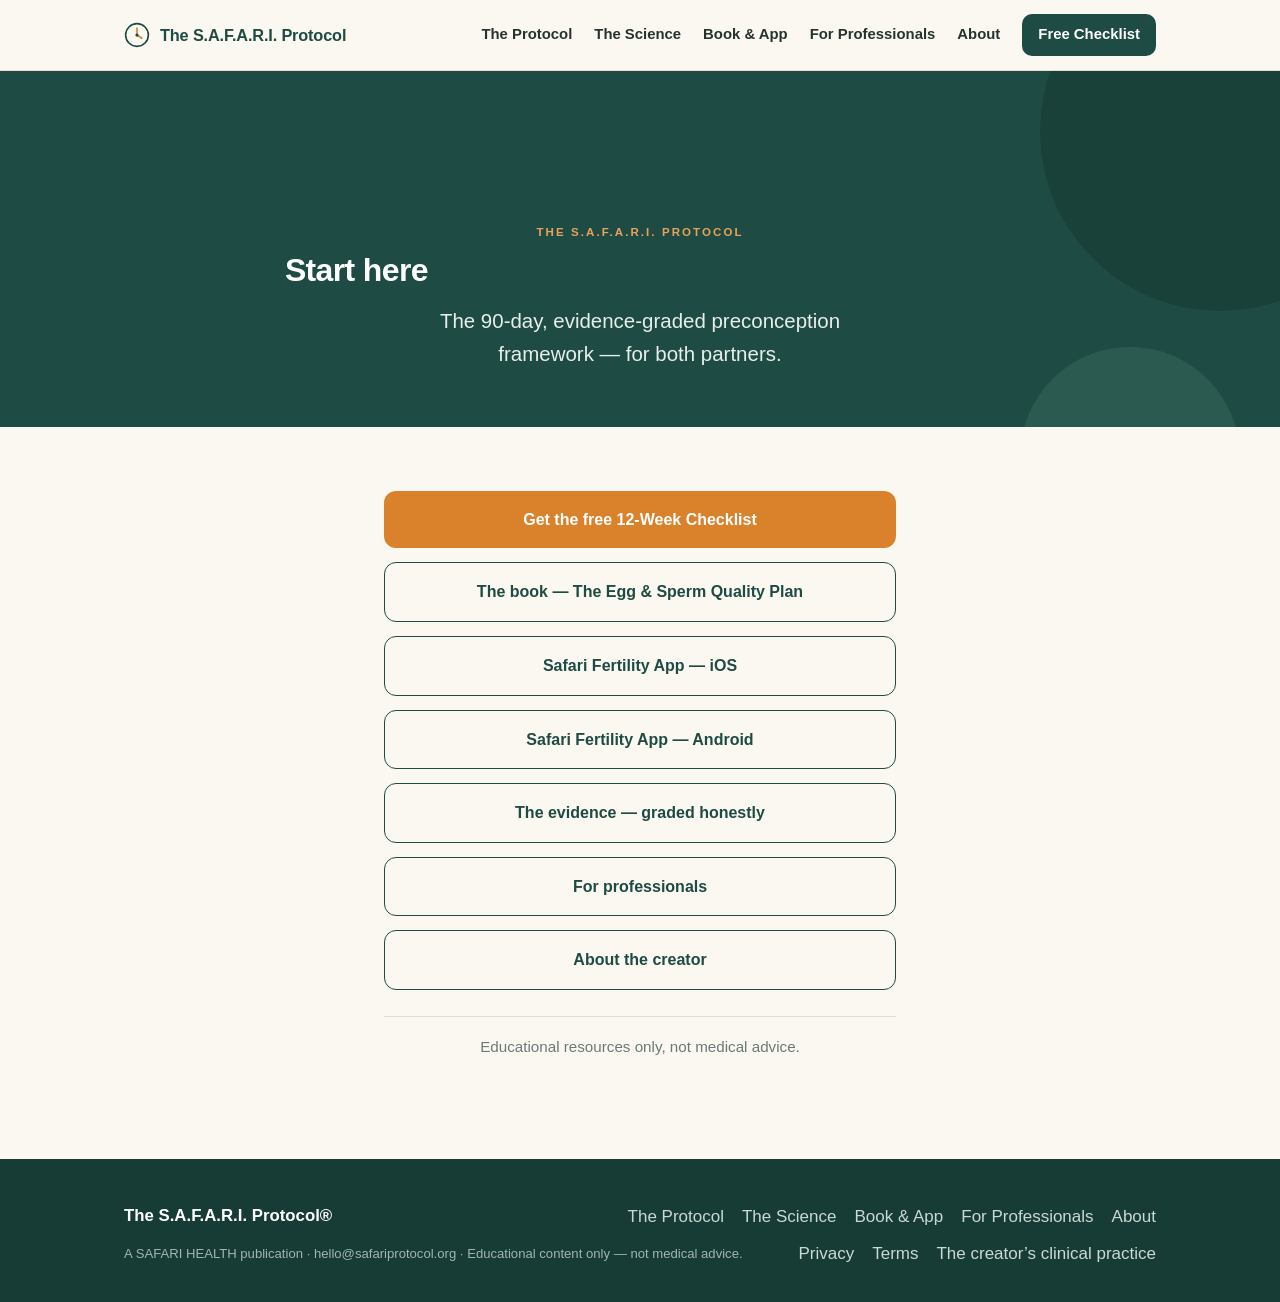
<file: links/index.html>
<!DOCTYPE html>
<html lang="en">
<head>
<meta charset="utf-8">
<meta name="viewport" content="width=device-width, initial-scale=1">
<title>Links — The S.A.F.A.R.I. Protocol</title>
<meta name="description" content="The complete 90-day S.A.F.A.R.I. Protocol as a printable 12-week checklist: three legs, six domains, every step in sequence. Free by email.">
<link rel="canonical" href="https://www.safariprotocol.org/links/">
<meta property="og:title" content="Links — The S.A.F.A.R.I. Protocol">
<meta property="og:description" content="The complete 90-day S.A.F.A.R.I. Protocol as a printable 12-week checklist: three legs, six domains, every step in sequence. Free by email.">
<meta property="og:type" content="website">
<meta property="og:url" content="https://www.safariprotocol.org/links/">
<link rel="preconnect" href="https://fonts.googleapis.com">
<link rel="stylesheet" href="/assets/style.css">
<script type="application/ld+json">{"@context":"https://schema.org","@type":"Organization","name":"SAFARI HEALTH","alternateName":"The S.A.F.A.R.I. Protocol","url":"https://www.safariprotocol.org","email":"hello@safariprotocol.org","founder":{"@type":"Person","name":"Dr Vasileios Sarafis"}}</script>
<script type="application/ld+json">{"@context":"https://schema.org","@type":"Person","name":"Dr Vasileios Sarafis","honorificSuffix":"MD","jobTitle":"Fertility Specialist","gender":"Male","knowsAbout":["Fertility","IVF","Preconception care","Reproductive medicine"],"url":"https://www.safariprotocol.org/about/","alumniOf":["Aristotle University of Thessaloniki","Yale University","C.Re.A.Te Fertility London"],"worksFor":{"@type":"Organization","name":"SAFARI HEALTH"}}</script>
<script type="application/ld+json">{"@context":"https://schema.org","@type":"Book","name":"The Egg & Sperm Quality Plan","author":{"@type":"Person","name":"Dr Vasileios Sarafis"},"isbn":"978-618-88233-0-3","about":"A 90-day evidence-based preconception framework for natural conception and IVF"}</script>
</head>
<body>
<header class="site">
<div class="nav">
<a class="brand" href="/"><svg class="mark" viewBox="0 0 48 48" fill="none" xmlns="http://www.w3.org/2000/svg" aria-hidden="true"><circle cx="24" cy="24" r="21" stroke="#1E4B43" stroke-width="3"/><path d="M24 11 L24 24 L33 30" stroke="#D9822B" stroke-width="3" stroke-linecap="round"/><circle cx="24" cy="24" r="3" fill="#1E4B43"/></svg><span>The S.A.F.A.R.I. Protocol</span></a>
<nav class="nav-links" id="navlinks">
<a href="/protocol/">The Protocol</a><a href="/science/">The Science</a><a href="/book-and-app/">Book & App</a><a href="/professionals/">For Professionals</a><a href="/about/">About</a>
<a class="nav-cta" href="/links/">Free Checklist</a>
</nav>
<button class="menu-btn" aria-label="Menu" onclick="document.getElementById('navlinks').classList.toggle('open')">&#9776;</button>
</div>
</header>

<section class="hero" style="padding-bottom:0">
<div class="wrap" style="padding-bottom:40px;text-align:center">
<p class="kicker">THE S.A.F.A.R.I. PROTOCOL</p>
<h1 style="font-size:2rem">Start here</h1>
<p class="lead" style="margin-left:auto;margin-right:auto">The 90-day, evidence-graded preconception framework &mdash; for both partners.</p>
</div>
</section>

<section>
<div class="wrap" style="max-width:560px">
<div style="display:flex;flex-direction:column;gap:14px">
<a class="btn btn-primary" style="text-align:center;padding:16px" href="/checklist/?utm_source=instagram&amp;utm_medium=bio">Get the free 12-Week Checklist</a>
<a class="btn btn-ghost" style="text-align:center;padding:16px" href="https://www.amazon.com/Egg-Sperm-Quality-Plan-Science-Backed/dp/6188823307">The book &mdash; The Egg &amp; Sperm Quality Plan</a>
<a class="btn btn-ghost" style="text-align:center;padding:16px" href="https://apps.apple.com/app/id6779751617">Safari Fertility App &mdash; iOS</a>
<a class="btn btn-ghost" style="text-align:center;padding:16px" href="https://play.google.com/store/apps/details?id=com.safariapp.app">Safari Fertility App &mdash; Android</a>
<a class="btn btn-ghost" style="text-align:center;padding:16px" href="/science/">The evidence &mdash; graded honestly</a>
<a class="btn btn-ghost" style="text-align:center;padding:16px" href="/professionals/">For professionals</a>
<a class="btn btn-ghost" style="text-align:center;padding:16px" href="/about/">About the creator</a>
</div>
<p class="quiet" style="text-align:center;margin-top:26px">Educational resources only, not medical advice.</p>
</div>
</section>

<footer class="site">
<div class="wrap">
<div class="frow">
<span class="brand-f">The S.A.F.A.R.I. Protocol&reg;</span>
<div class="flinks">
<a href="/protocol/">The Protocol</a>
<a href="/science/">The Science</a>
<a href="/book-and-app/">Book &amp; App</a>
<a href="/professionals/">For Professionals</a>
<a href="/about/">About</a>
</div>
</div>
<div class="frow">
<small>A SAFARI HEALTH publication &middot; hello@safariprotocol.org &middot; Educational content only &mdash; not medical advice.</small>
<div class="flinks">
<a href="/privacy/">Privacy</a><a href="/terms/">Terms</a>
<a href="https://sarafisfertility.com">The creator&rsquo;s clinical practice</a>
</div>
</div>
</div>
</footer>

<!-- GA4: replace G-9CCLVKLGP1 then this block goes live -->
<script async src="https://www.googletagmanager.com/gtag/js?id=G-9CCLVKLGP1"></script>
<script>window.dataLayer=window.dataLayer||[];function gtag(){dataLayer.push(arguments);}gtag('js',new Date());gtag('config','G-9CCLVKLGP1');</script>

<script>
// mark active nav
document.querySelectorAll('.nav-links a').forEach(a=>{if(a.getAttribute('href')===location.pathname)a.style.color='var(--green)';});
</script>
</body></html>
</file>
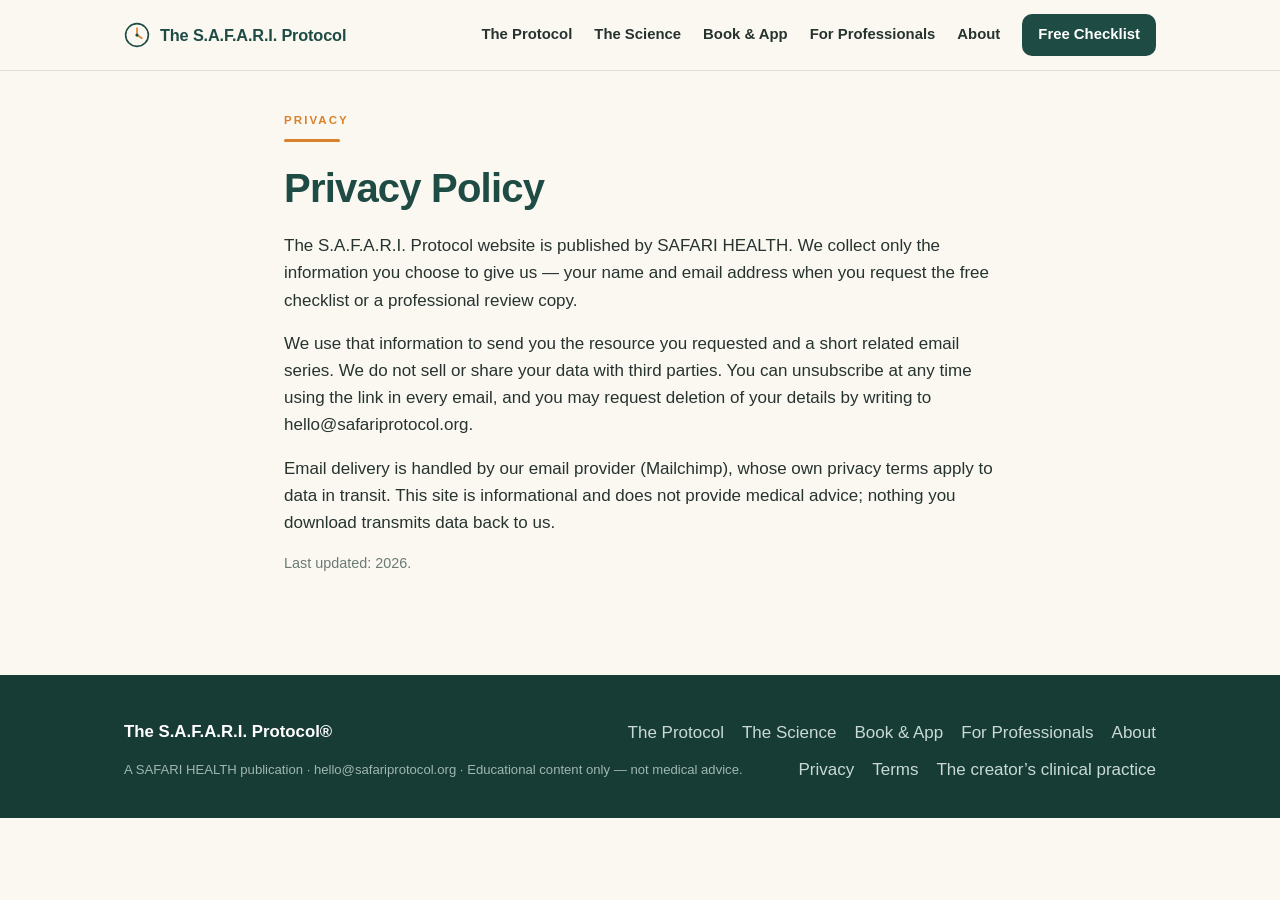
<file: privacy/index.html>
<!DOCTYPE html>
<html lang="en">
<head>
<meta charset="utf-8">
<meta name="viewport" content="width=device-width, initial-scale=1">
<title>Privacy Policy — The S.A.F.A.R.I. Protocol</title>
<meta name="description" content="How SAFARI HEALTH handles the information you provide on www.safariprotocol.org.">
<link rel="canonical" href="https://www.safariprotocol.org/privacy/">
<meta property="og:title" content="Privacy Policy — The S.A.F.A.R.I. Protocol">
<meta property="og:description" content="How SAFARI HEALTH handles the information you provide on www.safariprotocol.org.">
<meta property="og:type" content="website">
<meta property="og:url" content="https://www.safariprotocol.org/privacy/">
<link rel="preconnect" href="https://fonts.googleapis.com">
<link rel="stylesheet" href="/assets/style.css">
<script type="application/ld+json">{"@context":"https://schema.org","@type":"Organization","name":"SAFARI HEALTH","alternateName":"The S.A.F.A.R.I. Protocol","url":"https://www.safariprotocol.org","email":"hello@safariprotocol.org","founder":{"@type":"Person","name":"Dr Vasileios Sarafis"}}</script>
<script type="application/ld+json">{"@context":"https://schema.org","@type":"Person","name":"Dr Vasileios Sarafis","honorificSuffix":"MD","jobTitle":"Fertility Specialist","gender":"Male","knowsAbout":["Fertility","IVF","Preconception care","Reproductive medicine"],"url":"https://www.safariprotocol.org/about/","alumniOf":["Aristotle University of Thessaloniki","Yale University","C.Re.A.Te Fertility London"],"worksFor":{"@type":"Organization","name":"SAFARI HEALTH"}}</script>
<script type="application/ld+json">{"@context":"https://schema.org","@type":"Book","name":"The Egg & Sperm Quality Plan","author":{"@type":"Person","name":"Dr Vasileios Sarafis"},"isbn":"978-618-88233-0-3","about":"A 90-day evidence-based preconception framework for natural conception and IVF"}</script>
</head>
<body>
<header class="site">
<div class="nav">
<a class="brand" href="/"><svg class="mark" viewBox="0 0 48 48" fill="none" xmlns="http://www.w3.org/2000/svg" aria-hidden="true"><circle cx="24" cy="24" r="21" stroke="#1E4B43" stroke-width="3"/><path d="M24 11 L24 24 L33 30" stroke="#D9822B" stroke-width="3" stroke-linecap="round"/><circle cx="24" cy="24" r="3" fill="#1E4B43"/></svg><span>The S.A.F.A.R.I. Protocol</span></a>
<nav class="nav-links" id="navlinks">
<a href="/protocol/">The Protocol</a><a href="/science/">The Science</a><a href="/book-and-app/">Book & App</a><a href="/professionals/">For Professionals</a><a href="/about/">About</a>
<a class="nav-cta" href="/checklist/">Free Checklist</a>
</nav>
<button class="menu-btn" aria-label="Menu" onclick="document.getElementById('navlinks').classList.toggle('open')">&#9776;</button>
</div>
</header>

<section style="padding-top:40px"><div class="wrap" style="max-width:760px">
<p class="kicker">Privacy</p><hr class="rule"><h1>Privacy Policy</h1>
<p>The S.A.F.A.R.I. Protocol website is published by SAFARI HEALTH. We collect only the information you choose to give us &mdash; your name and email address when you request the free checklist or a professional review copy.</p>
<p>We use that information to send you the resource you requested and a short related email series. We do not sell or share your data with third parties. You can unsubscribe at any time using the link in every email, and you may request deletion of your details by writing to hello@safariprotocol.org.</p>
<p>Email delivery is handled by our email provider (Mailchimp), whose own privacy terms apply to data in transit. This site is informational and does not provide medical advice; nothing you download transmits data back to us.</p>
<p style="color:var(--mute);font-size:.9rem">Last updated: 2026.</p>
</div></section>
<footer class="site">
<div class="wrap">
<div class="frow">
<span class="brand-f">The S.A.F.A.R.I. Protocol&reg;</span>
<div class="flinks">
<a href="/protocol/">The Protocol</a>
<a href="/science/">The Science</a>
<a href="/book-and-app/">Book &amp; App</a>
<a href="/professionals/">For Professionals</a>
<a href="/about/">About</a>
</div>
</div>
<div class="frow">
<small>A SAFARI HEALTH publication &middot; hello@safariprotocol.org &middot; Educational content only &mdash; not medical advice.</small>
<div class="flinks">
<a href="/privacy/">Privacy</a><a href="/terms/">Terms</a>
<a href="https://sarafisfertility.com">The creator&rsquo;s clinical practice</a>
</div>
</div>
</div>
</footer>

<!-- GA4: replace G-9CCLVKLGP1 then this block goes live -->
<script async src="https://www.googletagmanager.com/gtag/js?id=G-9CCLVKLGP1"></script>
<script>window.dataLayer=window.dataLayer||[];function gtag(){dataLayer.push(arguments);}gtag('js',new Date());gtag('config','G-9CCLVKLGP1');</script>

<script>
// mark active nav
document.querySelectorAll('.nav-links a').forEach(a=>{if(a.getAttribute('href')===location.pathname)a.style.color='var(--green)';});
</script>
</body></html>
</file>
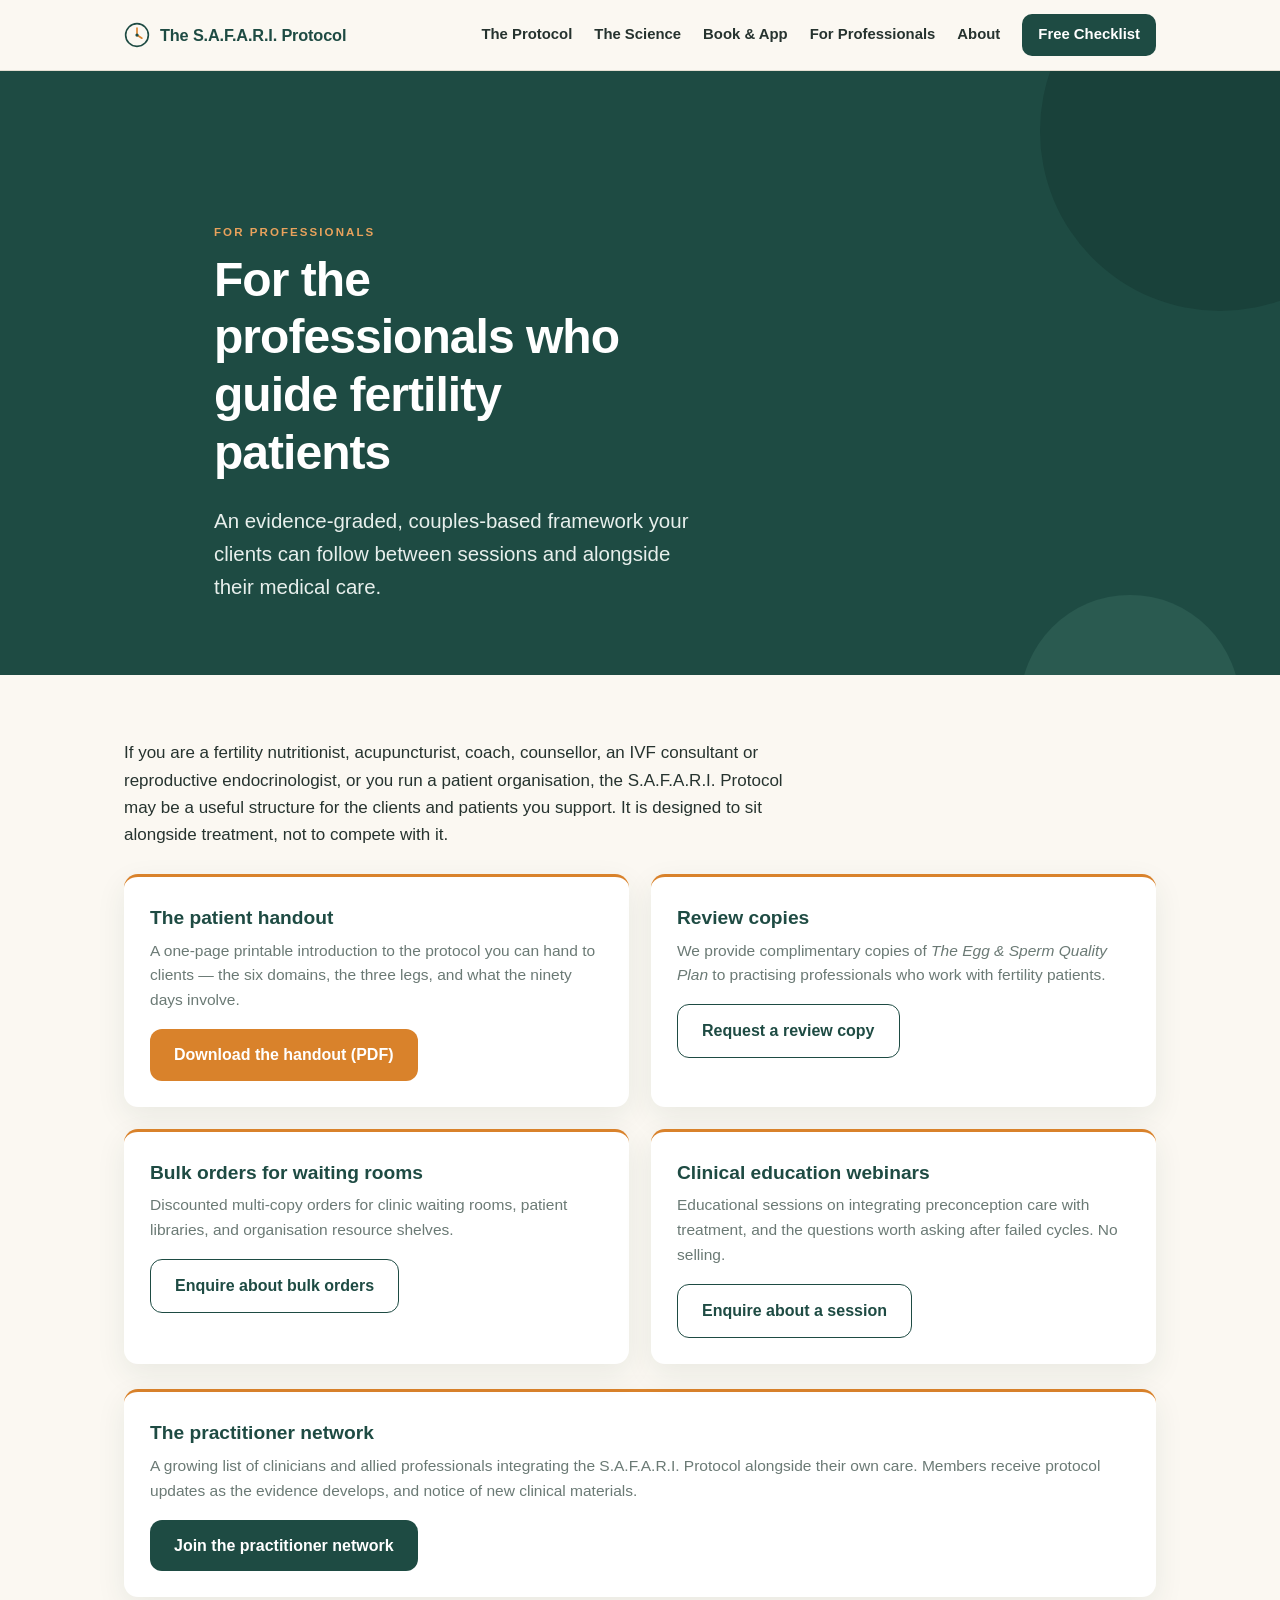
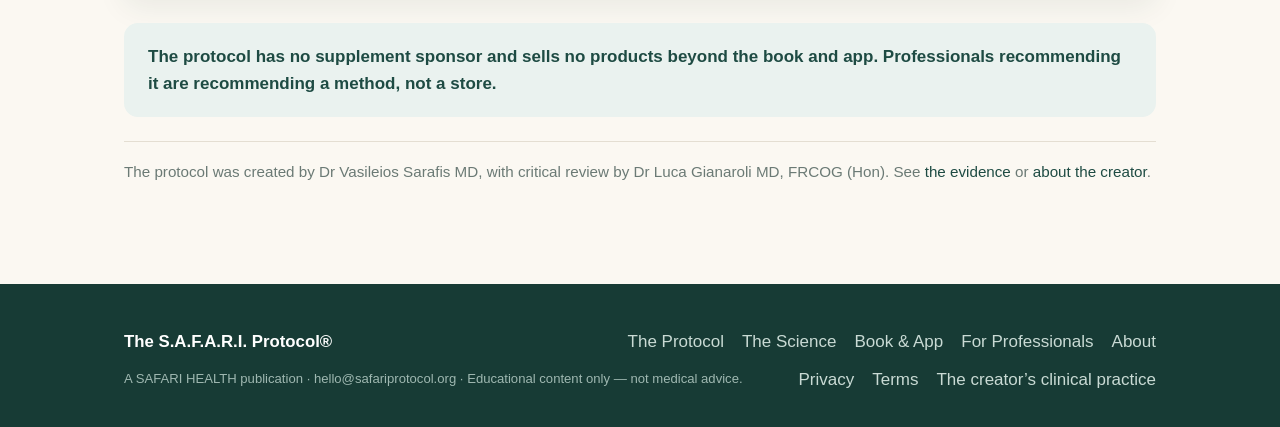
<file: professionals/index.html>
<!DOCTYPE html>
<html lang="en">
<head>
<meta charset="utf-8">
<meta name="viewport" content="width=device-width, initial-scale=1">
<title>The S.A.F.A.R.I. Protocol for Fertility Professionals — Resources &amp; Review Copies</title>
<meta name="description" content="Resources for fertility nutritionists, coaches, counsellors and patient organisations: review copies, a printable patient handout, and expert-talk availability.">
<link rel="canonical" href="https://www.safariprotocol.org/professionals/">
<meta property="og:title" content="The S.A.F.A.R.I. Protocol for Fertility Professionals — Resources &amp; Review Copies">
<meta property="og:description" content="Resources for fertility nutritionists, coaches, counsellors and patient organisations: review copies, a printable patient handout, and expert-talk availability.">
<meta property="og:type" content="website">
<meta property="og:url" content="https://www.safariprotocol.org/professionals/">
<link rel="preconnect" href="https://fonts.googleapis.com">
<link rel="stylesheet" href="/assets/style.css">
<script type="application/ld+json">{"@context":"https://schema.org","@type":"Organization","name":"SAFARI HEALTH","alternateName":"The S.A.F.A.R.I. Protocol","url":"https://www.safariprotocol.org","email":"hello@safariprotocol.org","founder":{"@type":"Person","name":"Dr Vasileios Sarafis"}}</script>
<script type="application/ld+json">{"@context":"https://schema.org","@type":"Person","name":"Dr Vasileios Sarafis","honorificSuffix":"MD","jobTitle":"Fertility Specialist","gender":"Male","knowsAbout":["Fertility","IVF","Preconception care","Reproductive medicine"],"url":"https://www.safariprotocol.org/about/","alumniOf":["Aristotle University of Thessaloniki","Yale University","C.Re.A.Te Fertility London"],"worksFor":{"@type":"Organization","name":"SAFARI HEALTH"}}</script>
<script type="application/ld+json">{"@context":"https://schema.org","@type":"Book","name":"The Egg & Sperm Quality Plan","author":{"@type":"Person","name":"Dr Vasileios Sarafis"},"isbn":"978-618-88233-0-3","about":"A 90-day evidence-based preconception framework for natural conception and IVF"}</script>
</head>
<body>
<header class="site">
<div class="nav">
<a class="brand" href="/"><svg class="mark" viewBox="0 0 48 48" fill="none" xmlns="http://www.w3.org/2000/svg" aria-hidden="true"><circle cx="24" cy="24" r="21" stroke="#1E4B43" stroke-width="3"/><path d="M24 11 L24 24 L33 30" stroke="#D9822B" stroke-width="3" stroke-linecap="round"/><circle cx="24" cy="24" r="3" fill="#1E4B43"/></svg><span>The S.A.F.A.R.I. Protocol</span></a>
<nav class="nav-links" id="navlinks">
<a href="/protocol/">The Protocol</a><a href="/science/">The Science</a><a href="/book-and-app/">Book & App</a><a href="/professionals/">For Professionals</a><a href="/about/">About</a>
<a class="nav-cta" href="/checklist/">Free Checklist</a>
</nav>
<button class="menu-btn" aria-label="Menu" onclick="document.getElementById('navlinks').classList.toggle('open')">&#9776;</button>
</div>
</header>

<section class="hero" style="padding-bottom:0">
<div class="wrap" style="padding-bottom:56px">
<p class="kicker">For professionals</p>
<h1>For the professionals who guide fertility patients</h1>
<p class="lead">An evidence-graded, couples-based framework your clients can follow between sessions and alongside their medical care.</p>
</div>
</section>

<section>
<div class="wrap">
<p style="max-width:70ch">If you are a fertility nutritionist, acupuncturist, coach, counsellor, an IVF consultant or reproductive endocrinologist, or you run a patient organisation, the S.A.F.A.R.I. Protocol may be a useful structure for the clients and patients you support. It is designed to sit alongside treatment, not to compete with it.</p>

<div class="grid2" style="margin-top:1.6rem">
<div class="card">
<h3>The patient handout</h3>
<p>A one-page printable introduction to the protocol you can hand to clients &mdash; the six domains, the three legs, and what the ninety days involve.</p>
<a class="btn btn-primary" href="https://sarafisfertility.com/wp-content/uploads/2026/08/SAFARI_Patient_Handout.pdf" target="_blank" rel="noopener">Download the handout (PDF)</a>
</div>

<div class="card">
<h3>Review copies</h3>
<p>We provide complimentary copies of <em>The Egg &amp; Sperm Quality Plan</em> to practising professionals who work with fertility patients.</p>
<a class="btn btn-ghost" href="mailto:hello@safariprotocol.org?subject=Review%20copy%20request&amp;body=Please%20send%20me%20a%20review%20copy.%0A%0AName%3A%0AProfession%3A%0ACountry%3A%0APostal%20address%3A">Request a review copy</a>
</div>

<div class="card">
<h3>Bulk orders for waiting rooms</h3>
<p>Discounted multi-copy orders for clinic waiting rooms, patient libraries, and organisation resource shelves.</p>
<a class="btn btn-ghost" href="mailto:hello@safariprotocol.org?subject=Bulk%20order%20enquiry&amp;body=I%20would%20like%20to%20enquire%20about%20bulk%20copies.%0A%0AOrganisation%3A%0AApprox.%20quantity%3A%0ACountry%3A">Enquire about bulk orders</a>
</div>

<div class="card">
<h3>Clinical education webinars</h3>
<p>Educational sessions on integrating preconception care with treatment, and the questions worth asking after failed cycles. No selling.</p>
<a class="btn btn-ghost" href="mailto:hello@safariprotocol.org?subject=Webinar%20enquiry&amp;body=I%20would%20like%20to%20enquire%20about%20a%20clinical%20education%20session.%0A%0AOrganisation%3A%0AAudience%3A%0APreferred%20timing%3A">Enquire about a session</a>
</div>
</div>

<div class="card" style="margin-top:1.6rem">
<h3>The practitioner network</h3>
<p>A growing list of clinicians and allied professionals integrating the S.A.F.A.R.I. Protocol alongside their own care. Members receive protocol updates as the evidence develops, and notice of new clinical materials.</p>
<a class="btn btn-green" href="mailto:hello@safariprotocol.org?subject=Practitioner%20network&amp;body=I%20would%20like%20to%20join%20the%20practitioner%20network.%0A%0AName%3A%0AProfession%3A%0AClinic%2FOrganisation%3A%0ACountry%3A">Join the practitioner network</a>
</div>

<div class="callout" style="margin-top:1.6rem">The protocol has no supplement sponsor and sells no products beyond the book and app. Professionals recommending it are recommending a method, not a store.</div>

<p class="quiet">The protocol was created by Dr Vasileios Sarafis MD, with critical review by Dr Luca Gianaroli MD, FRCOG (Hon). See <a href="/science/">the evidence</a> or <a href="/about/">about the creator</a>.</p>
</div>
</section>

<footer class="site">
<div class="wrap">
<div class="frow">
<span class="brand-f">The S.A.F.A.R.I. Protocol&reg;</span>
<div class="flinks">
<a href="/protocol/">The Protocol</a>
<a href="/science/">The Science</a>
<a href="/book-and-app/">Book &amp; App</a>
<a href="/professionals/">For Professionals</a>
<a href="/about/">About</a>
</div>
</div>
<div class="frow">
<small>A SAFARI HEALTH publication &middot; hello@safariprotocol.org &middot; Educational content only &mdash; not medical advice.</small>
<div class="flinks">
<a href="/privacy/">Privacy</a><a href="/terms/">Terms</a>
<a href="https://sarafisfertility.com">The creator&rsquo;s clinical practice</a>
</div>
</div>
</div>
</footer>

<!-- GA4: replace G-9CCLVKLGP1 then this block goes live -->
<script async src="https://www.googletagmanager.com/gtag/js?id=G-9CCLVKLGP1"></script>
<script>window.dataLayer=window.dataLayer||[];function gtag(){dataLayer.push(arguments);}gtag('js',new Date());gtag('config','G-9CCLVKLGP1');</script>

<script>
// mark active nav
document.querySelectorAll('.nav-links a').forEach(a=>{if(a.getAttribute('href')===location.pathname)a.style.color='var(--green)';});
</script>
</body></html>
</file>
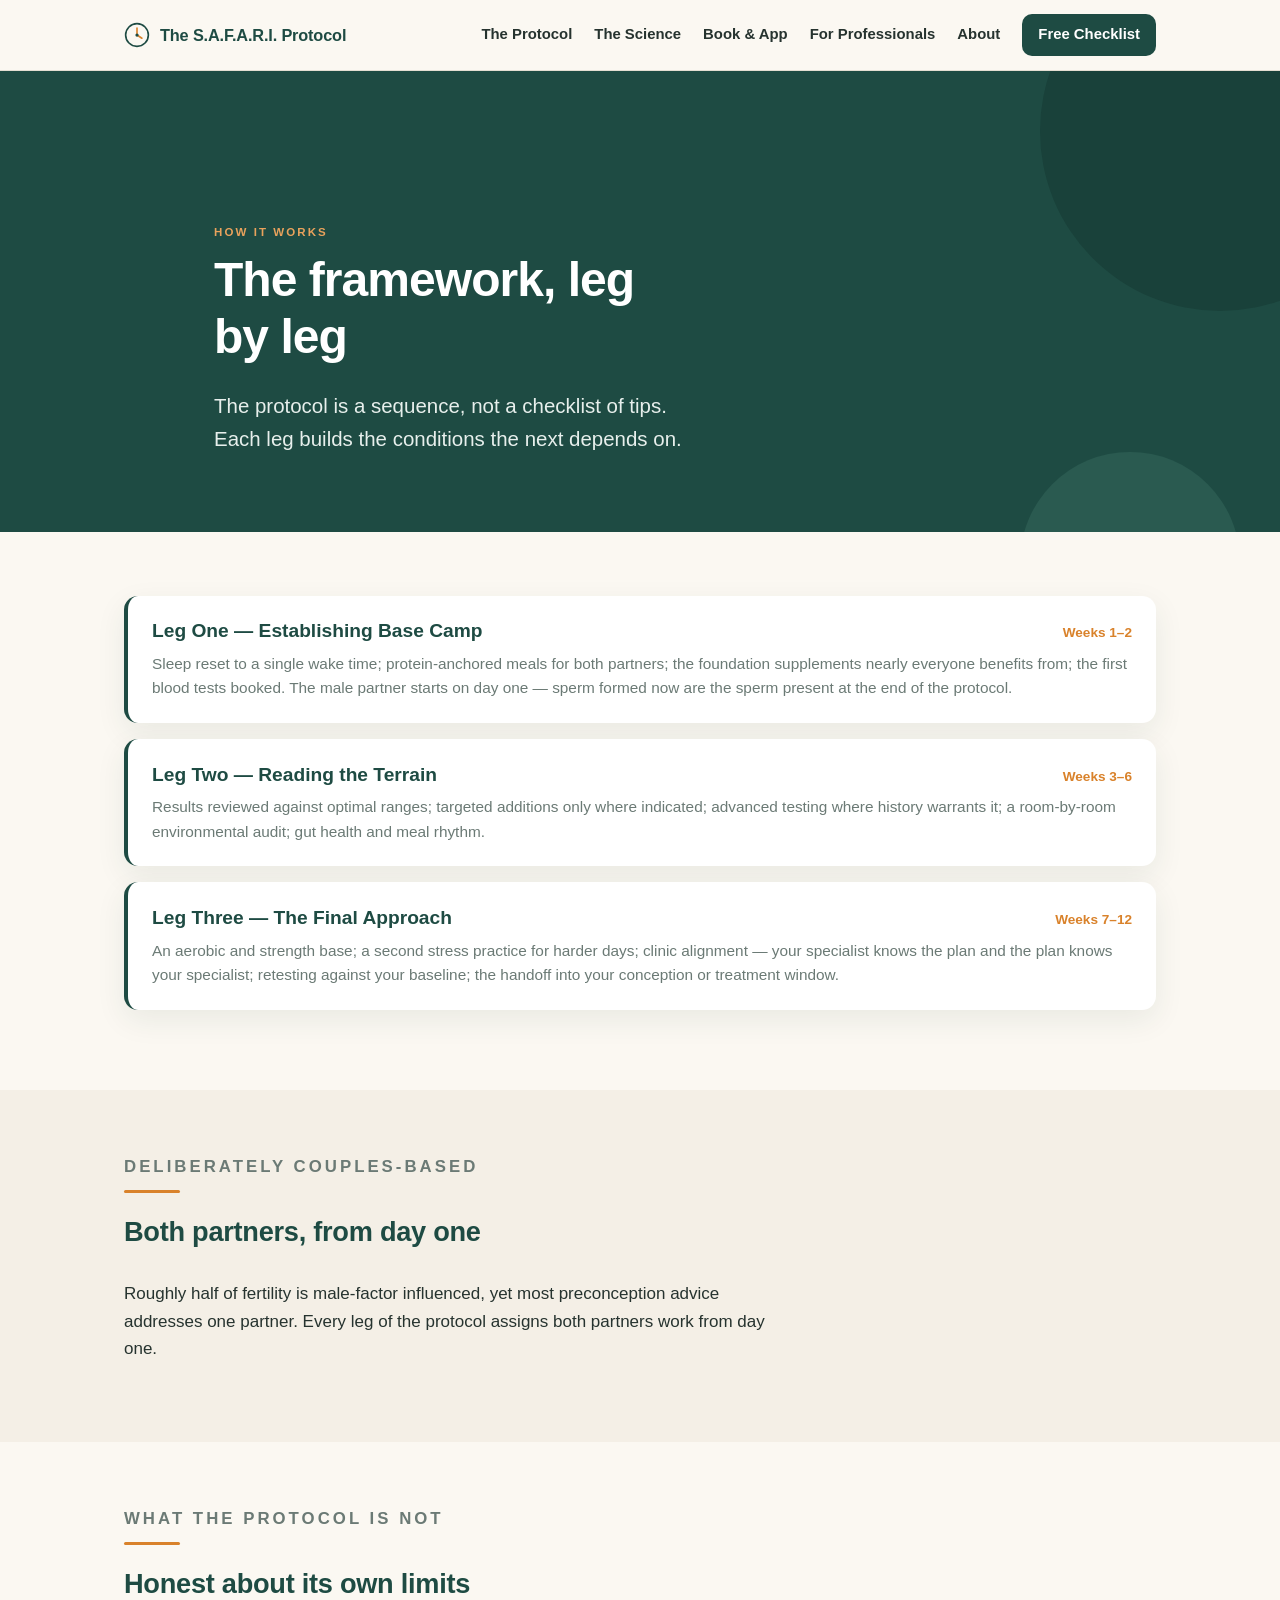
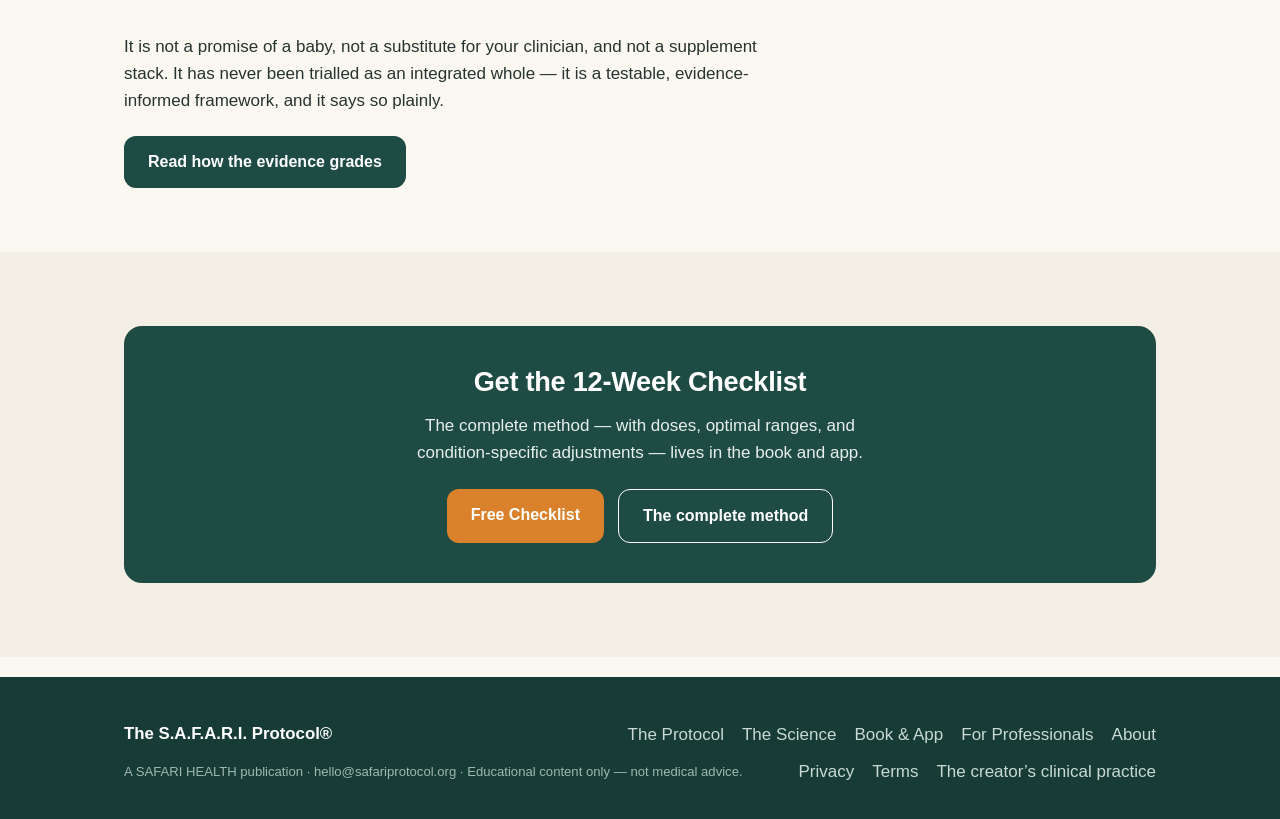
<file: protocol/index.html>
<!DOCTYPE html>
<html lang="en">
<head>
<meta charset="utf-8">
<meta name="viewport" content="width=device-width, initial-scale=1">
<title>How the S.A.F.A.R.I. Protocol Works — Six Domains, Three Legs, 90 Days</title>
<meta name="description" content="The full structure of the S.A.F.A.R.I. Protocol: what happens in each of the three legs, how the six domains sequence over 90 days, and how couples follow it alongside natural conception or IVF.">
<link rel="canonical" href="https://www.safariprotocol.org/protocol/">
<meta property="og:title" content="How the S.A.F.A.R.I. Protocol Works — Six Domains, Three Legs, 90 Days">
<meta property="og:description" content="The full structure of the S.A.F.A.R.I. Protocol: what happens in each of the three legs, how the six domains sequence over 90 days, and how couples follow it alongside natural conception or IVF.">
<meta property="og:type" content="website">
<meta property="og:url" content="https://www.safariprotocol.org/protocol/">
<link rel="preconnect" href="https://fonts.googleapis.com">
<link rel="stylesheet" href="/assets/style.css">
<script type="application/ld+json">{"@context":"https://schema.org","@type":"Organization","name":"SAFARI HEALTH","alternateName":"The S.A.F.A.R.I. Protocol","url":"https://www.safariprotocol.org","email":"hello@safariprotocol.org","founder":{"@type":"Person","name":"Dr Vasileios Sarafis"}}</script>
<script type="application/ld+json">{"@context":"https://schema.org","@type":"Person","name":"Dr Vasileios Sarafis","honorificSuffix":"MD","jobTitle":"Fertility Specialist","gender":"Male","knowsAbout":["Fertility","IVF","Preconception care","Reproductive medicine"],"url":"https://www.safariprotocol.org/about/","alumniOf":["Aristotle University of Thessaloniki","Yale University","C.Re.A.Te Fertility London"],"worksFor":{"@type":"Organization","name":"SAFARI HEALTH"}}</script>
<script type="application/ld+json">{"@context":"https://schema.org","@type":"Book","name":"The Egg & Sperm Quality Plan","author":{"@type":"Person","name":"Dr Vasileios Sarafis"},"isbn":"978-618-88233-0-3","about":"A 90-day evidence-based preconception framework for natural conception and IVF"}</script>
</head>
<body>
<header class="site">
<div class="nav">
<a class="brand" href="/"><svg class="mark" viewBox="0 0 48 48" fill="none" xmlns="http://www.w3.org/2000/svg" aria-hidden="true"><circle cx="24" cy="24" r="21" stroke="#1E4B43" stroke-width="3"/><path d="M24 11 L24 24 L33 30" stroke="#D9822B" stroke-width="3" stroke-linecap="round"/><circle cx="24" cy="24" r="3" fill="#1E4B43"/></svg><span>The S.A.F.A.R.I. Protocol</span></a>
<nav class="nav-links" id="navlinks">
<a href="/protocol/">The Protocol</a><a href="/science/">The Science</a><a href="/book-and-app/">Book & App</a><a href="/professionals/">For Professionals</a><a href="/about/">About</a>
<a class="nav-cta" href="/checklist/">Free Checklist</a>
</nav>
<button class="menu-btn" aria-label="Menu" onclick="document.getElementById('navlinks').classList.toggle('open')">&#9776;</button>
</div>
</header>

<section class="hero" style="padding-bottom:0">
<div class="wrap" style="padding-bottom:60px">
<p class="kicker">How it works</p>
<h1>The framework, leg by leg</h1>
<p class="lead">The protocol is a sequence, not a checklist of tips. Each leg builds the conditions the next depends on.</p>
</div>
</section>

<section>
<div class="wrap">
<div class="leg"><div class="top"><h3>Leg One &mdash; Establishing Base Camp</h3><span class="wks">Weeks 1&ndash;2</span></div>
<p>Sleep reset to a single wake time; protein-anchored meals for both partners; the foundation supplements nearly everyone benefits from; the first blood tests booked. The male partner starts on day one &mdash; sperm formed now are the sperm present at the end of the protocol.</p></div>

<div class="leg"><div class="top"><h3>Leg Two &mdash; Reading the Terrain</h3><span class="wks">Weeks 3&ndash;6</span></div>
<p>Results reviewed against optimal ranges; targeted additions only where indicated; advanced testing where history warrants it; a room-by-room environmental audit; gut health and meal rhythm.</p></div>

<div class="leg"><div class="top"><h3>Leg Three &mdash; The Final Approach</h3><span class="wks">Weeks 7&ndash;12</span></div>
<p>An aerobic and strength base; a second stress practice for harder days; clinic alignment &mdash; your specialist knows the plan and the plan knows your specialist; retesting against your baseline; the handoff into your conception or treatment window.</p></div>
</div>
</section>

<section class="alt">
<div class="wrap">
<div class="section-head"><p class="kicker">Deliberately couples-based</p><hr class="rule"><h2>Both partners, from day one</h2></div>
<p style="max-width:70ch">Roughly half of fertility is male-factor influenced, yet most preconception advice addresses one partner. Every leg of the protocol assigns both partners work from day one.</p>
</div>
</section>

<section>
<div class="wrap">
<div class="section-head"><p class="kicker">What the protocol is not</p><hr class="rule"><h2>Honest about its own limits</h2></div>
<p style="max-width:70ch">It is not a promise of a baby, not a substitute for your clinician, and not a supplement stack. It has never been trialled as an integrated whole &mdash; it is a testable, evidence-informed framework, and it says so plainly.</p>
<div class="btn-row"><a class="btn btn-green" href="/science/">Read how the evidence grades</a></div>
</div>
</section>

<section class="alt">
<div class="wrap"><div class="band">
<h2>Get the 12-Week Checklist</h2>
<p>The complete method &mdash; with doses, optimal ranges, and condition-specific adjustments &mdash; lives in the book and app.</p>
<div style="display:flex;gap:14px;justify-content:center;flex-wrap:wrap">
<a class="btn btn-primary" href="/checklist/">Free Checklist</a>
<a class="btn btn-ghost" style="color:#fff;border-color:#fff" href="/book-and-app/">The complete method</a>
</div>
</div></div>
</section>
<footer class="site">
<div class="wrap">
<div class="frow">
<span class="brand-f">The S.A.F.A.R.I. Protocol&reg;</span>
<div class="flinks">
<a href="/protocol/">The Protocol</a>
<a href="/science/">The Science</a>
<a href="/book-and-app/">Book &amp; App</a>
<a href="/professionals/">For Professionals</a>
<a href="/about/">About</a>
</div>
</div>
<div class="frow">
<small>A SAFARI HEALTH publication &middot; hello@safariprotocol.org &middot; Educational content only &mdash; not medical advice.</small>
<div class="flinks">
<a href="/privacy/">Privacy</a><a href="/terms/">Terms</a>
<a href="https://sarafisfertility.com">The creator&rsquo;s clinical practice</a>
</div>
</div>
</div>
</footer>

<!-- GA4: replace G-9CCLVKLGP1 then this block goes live -->
<script async src="https://www.googletagmanager.com/gtag/js?id=G-9CCLVKLGP1"></script>
<script>window.dataLayer=window.dataLayer||[];function gtag(){dataLayer.push(arguments);}gtag('js',new Date());gtag('config','G-9CCLVKLGP1');</script>

<script>
// mark active nav
document.querySelectorAll('.nav-links a').forEach(a=>{if(a.getAttribute('href')===location.pathname)a.style.color='var(--green)';});
</script>
</body></html>
</file>
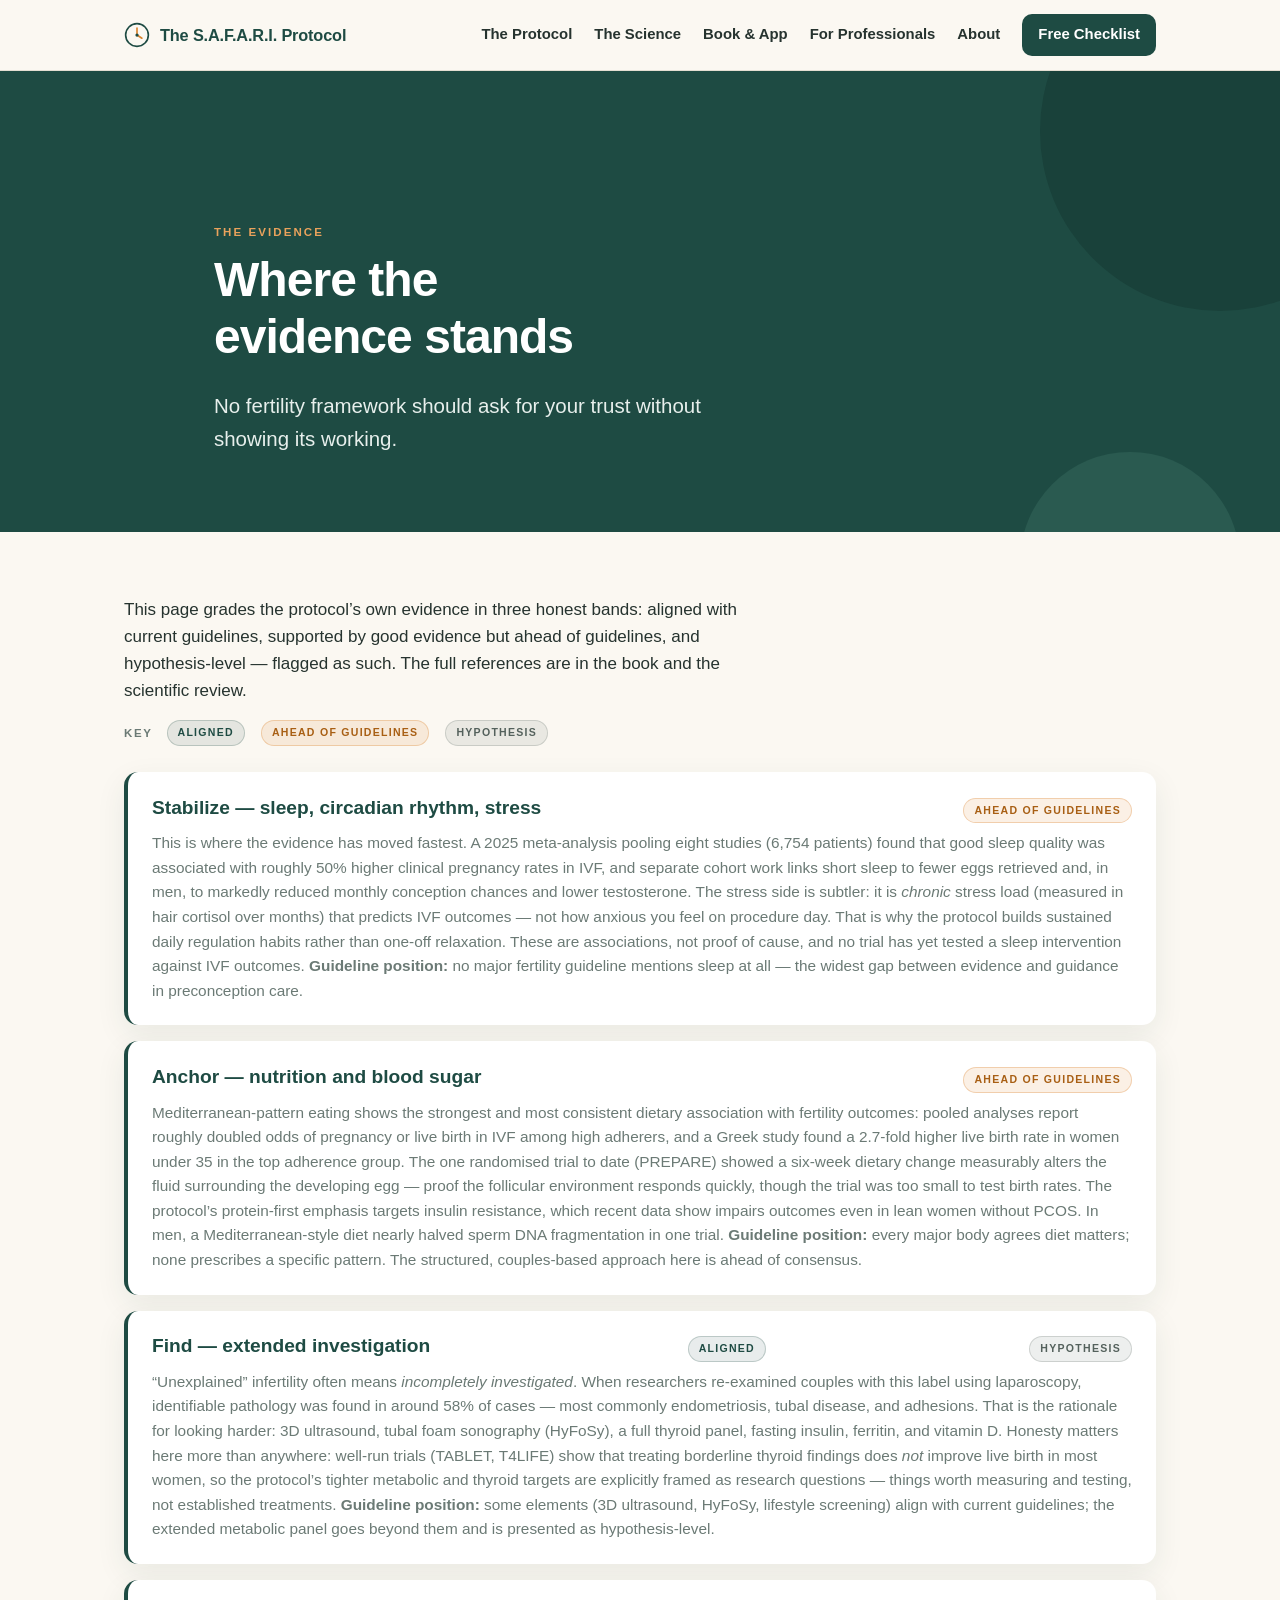
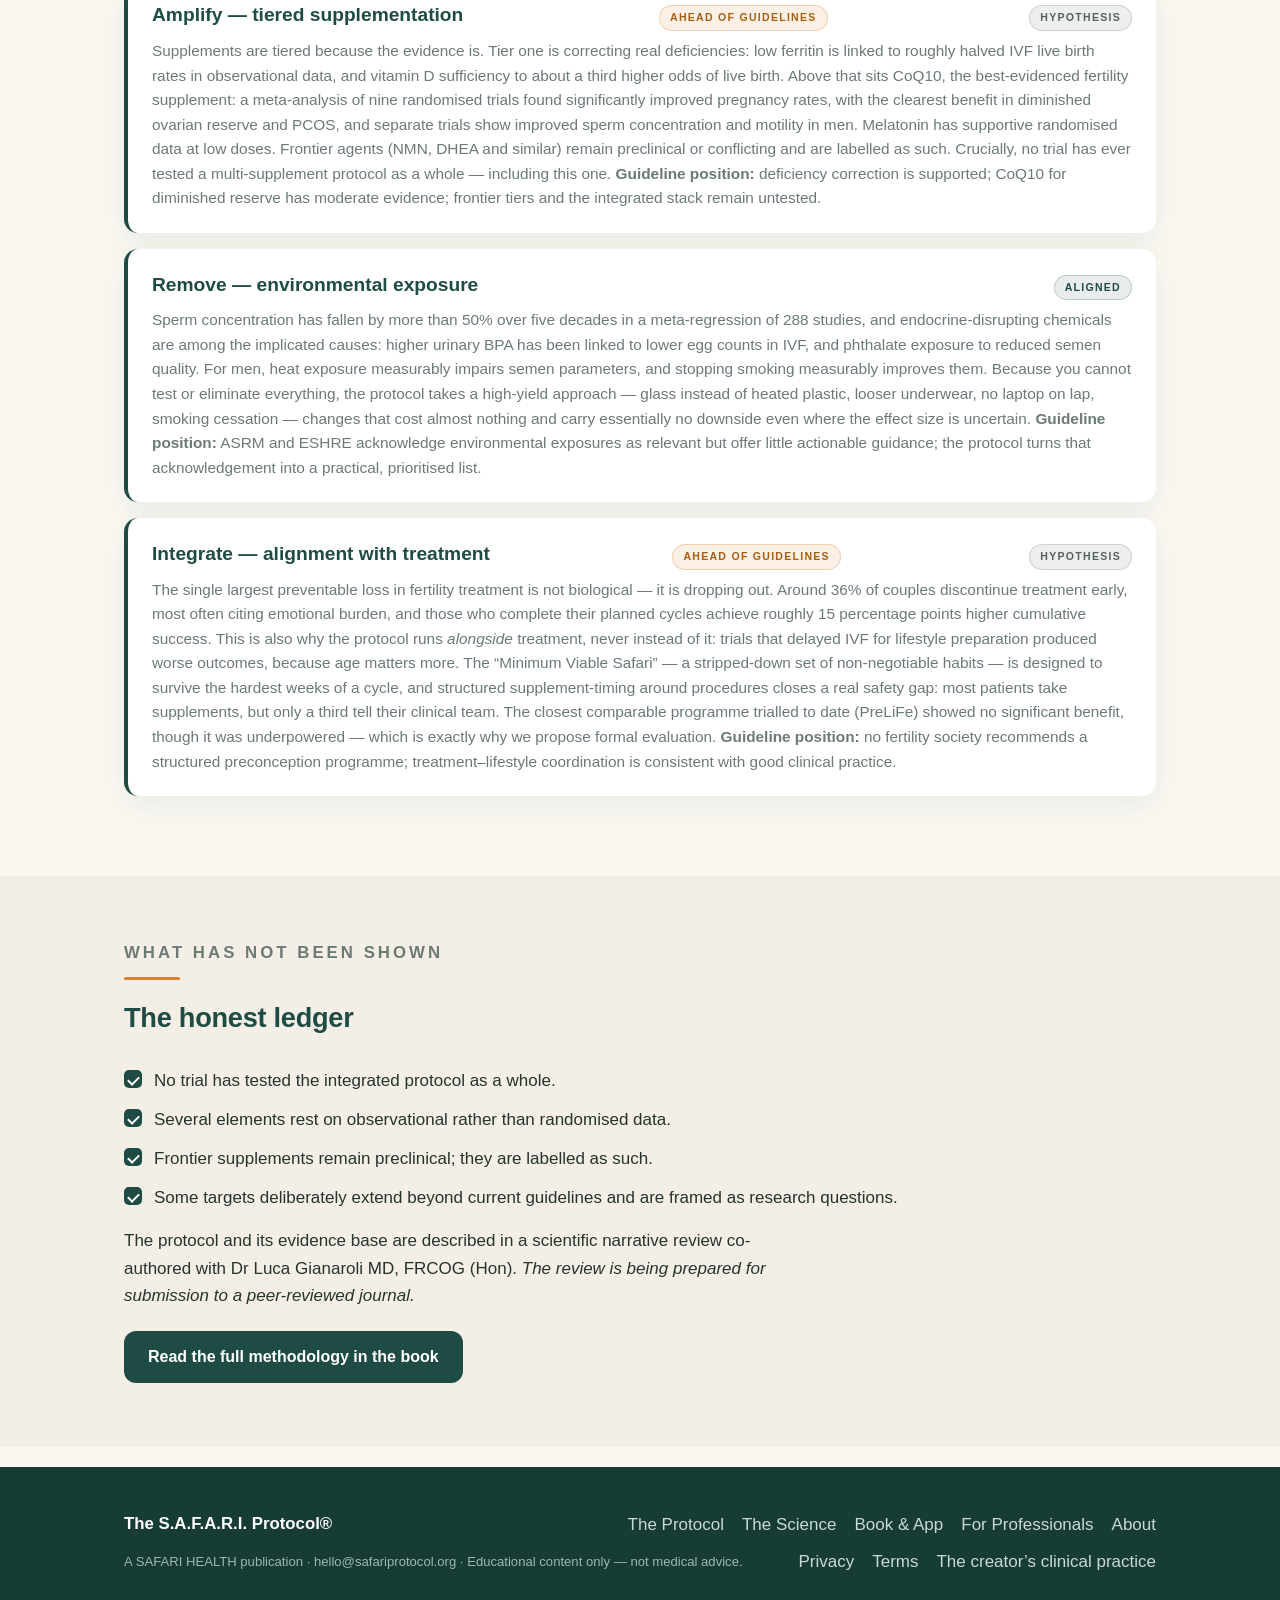
<file: science/index.html>
<!DOCTYPE html>
<html lang="en">
<head>
<meta charset="utf-8">
<meta name="viewport" content="width=device-width, initial-scale=1">
<title>The Evidence Behind the S.A.F.A.R.I. Protocol — Honestly Graded</title>
<meta name="description" content="Where the evidence for the S.A.F.A.R.I. Protocol is strong, where it is emerging, and where it deliberately extends beyond current guidelines — domain by domain, with references.">
<link rel="canonical" href="https://www.safariprotocol.org/science/">
<meta property="og:title" content="The Evidence Behind the S.A.F.A.R.I. Protocol — Honestly Graded">
<meta property="og:description" content="Where the evidence for the S.A.F.A.R.I. Protocol is strong, where it is emerging, and where it deliberately extends beyond current guidelines — domain by domain, with references.">
<meta property="og:type" content="website">
<meta property="og:url" content="https://www.safariprotocol.org/science/">
<link rel="preconnect" href="https://fonts.googleapis.com">
<link rel="stylesheet" href="/assets/style.css">
<script type="application/ld+json">{"@context":"https://schema.org","@type":"Organization","name":"SAFARI HEALTH","alternateName":"The S.A.F.A.R.I. Protocol","url":"https://www.safariprotocol.org","email":"hello@safariprotocol.org","founder":{"@type":"Person","name":"Dr Vasileios Sarafis"}}</script>
<script type="application/ld+json">{"@context":"https://schema.org","@type":"Person","name":"Dr Vasileios Sarafis","honorificSuffix":"MD","jobTitle":"Fertility Specialist","gender":"Male","knowsAbout":["Fertility","IVF","Preconception care","Reproductive medicine"],"url":"https://www.safariprotocol.org/about/","alumniOf":["Aristotle University of Thessaloniki","Yale University","C.Re.A.Te Fertility London"],"worksFor":{"@type":"Organization","name":"SAFARI HEALTH"}}</script>
<script type="application/ld+json">{"@context":"https://schema.org","@type":"Book","name":"The Egg & Sperm Quality Plan","author":{"@type":"Person","name":"Dr Vasileios Sarafis"},"isbn":"978-618-88233-0-3","about":"A 90-day evidence-based preconception framework for natural conception and IVF"}</script>
</head>
<body>
<header class="site">
<div class="nav">
<a class="brand" href="/"><svg class="mark" viewBox="0 0 48 48" fill="none" xmlns="http://www.w3.org/2000/svg" aria-hidden="true"><circle cx="24" cy="24" r="21" stroke="#1E4B43" stroke-width="3"/><path d="M24 11 L24 24 L33 30" stroke="#D9822B" stroke-width="3" stroke-linecap="round"/><circle cx="24" cy="24" r="3" fill="#1E4B43"/></svg><span>The S.A.F.A.R.I. Protocol</span></a>
<nav class="nav-links" id="navlinks">
<a href="/protocol/">The Protocol</a><a href="/science/">The Science</a><a href="/book-and-app/">Book & App</a><a href="/professionals/">For Professionals</a><a href="/about/">About</a>
<a class="nav-cta" href="/checklist/">Free Checklist</a>
</nav>
<button class="menu-btn" aria-label="Menu" onclick="document.getElementById('navlinks').classList.toggle('open')">&#9776;</button>
</div>
</header>

<section class="hero" style="padding-bottom:0">
<div class="wrap" style="padding-bottom:60px">
<p class="kicker">The evidence</p>
<h1>Where the evidence stands</h1>
<p class="lead">No fertility framework should ask for your trust without showing its working.</p>
</div>
</section>

<section>
<div class="wrap">
<p style="max-width:70ch">This page grades the protocol&rsquo;s own evidence in three honest bands: aligned with current guidelines, supported by good evidence but ahead of guidelines, and hypothesis-level &mdash; flagged as such. The full references are in the book and the scientific review.</p><div class="grade-key"><span class="grade-key-label">Key</span><span class="grade grade-aligned">Aligned</span><span class="grade grade-ahead">Ahead of guidelines</span><span class="grade grade-hyp">Hypothesis</span></div>

<div class="leg"><div class="top"><h3>Stabilize &mdash; sleep, circadian rhythm, stress</h3><span class="grade grade-ahead">Ahead of guidelines</span></div>
<p>This is where the evidence has moved fastest. A 2025 meta-analysis pooling eight studies (6,754 patients) found that good sleep quality was associated with roughly 50% higher clinical pregnancy rates in IVF, and separate cohort work links short sleep to fewer eggs retrieved and, in men, to markedly reduced monthly conception chances and lower testosterone. The stress side is subtler: it is <em>chronic</em> stress load (measured in hair cortisol over months) that predicts IVF outcomes &mdash; not how anxious you feel on procedure day. That is why the protocol builds sustained daily regulation habits rather than one-off relaxation. These are associations, not proof of cause, and no trial has yet tested a sleep intervention against IVF outcomes. <strong>Guideline position:</strong> no major fertility guideline mentions sleep at all &mdash; the widest gap between evidence and guidance in preconception care.</p></div>

<div class="leg"><div class="top"><h3>Anchor &mdash; nutrition and blood sugar</h3><span class="grade grade-ahead">Ahead of guidelines</span></div>
<p>Mediterranean-pattern eating shows the strongest and most consistent dietary association with fertility outcomes: pooled analyses report roughly doubled odds of pregnancy or live birth in IVF among high adherers, and a Greek study found a 2.7-fold higher live birth rate in women under 35 in the top adherence group. The one randomised trial to date (PREPARE) showed a six-week dietary change measurably alters the fluid surrounding the developing egg &mdash; proof the follicular environment responds quickly, though the trial was too small to test birth rates. The protocol&rsquo;s protein-first emphasis targets insulin resistance, which recent data show impairs outcomes even in lean women without PCOS. In men, a Mediterranean-style diet nearly halved sperm DNA fragmentation in one trial. <strong>Guideline position:</strong> every major body agrees diet matters; none prescribes a specific pattern. The structured, couples-based approach here is ahead of consensus.</p></div>

<div class="leg"><div class="top"><h3>Find &mdash; extended investigation</h3><span class="grade grade-aligned">Aligned</span><span class="grade grade-hyp">Hypothesis</span></div>
<p>&ldquo;Unexplained&rdquo; infertility often means <em>incompletely investigated</em>. When researchers re-examined couples with this label using laparoscopy, identifiable pathology was found in around 58% of cases &mdash; most commonly endometriosis, tubal disease, and adhesions. That is the rationale for looking harder: 3D ultrasound, tubal foam sonography (HyFoSy), a full thyroid panel, fasting insulin, ferritin, and vitamin D. Honesty matters here more than anywhere: well-run trials (TABLET, T4LIFE) show that treating borderline thyroid findings does <em>not</em> improve live birth in most women, so the protocol&rsquo;s tighter metabolic and thyroid targets are explicitly framed as research questions &mdash; things worth measuring and testing, not established treatments. <strong>Guideline position:</strong> some elements (3D ultrasound, HyFoSy, lifestyle screening) align with current guidelines; the extended metabolic panel goes beyond them and is presented as hypothesis-level.</p></div>

<div class="leg"><div class="top"><h3>Amplify &mdash; tiered supplementation</h3><span class="grade grade-ahead">Ahead of guidelines</span><span class="grade grade-hyp">Hypothesis</span></div>
<p>Supplements are tiered because the evidence is. Tier one is correcting real deficiencies: low ferritin is linked to roughly halved IVF live birth rates in observational data, and vitamin D sufficiency to about a third higher odds of live birth. Above that sits CoQ10, the best-evidenced fertility supplement: a meta-analysis of nine randomised trials found significantly improved pregnancy rates, with the clearest benefit in diminished ovarian reserve and PCOS, and separate trials show improved sperm concentration and motility in men. Melatonin has supportive randomised data at low doses. Frontier agents (NMN, DHEA and similar) remain preclinical or conflicting and are labelled as such. Crucially, no trial has ever tested a multi-supplement protocol as a whole &mdash; including this one. <strong>Guideline position:</strong> deficiency correction is supported; CoQ10 for diminished reserve has moderate evidence; frontier tiers and the integrated stack remain untested.</p></div>

<div class="leg"><div class="top"><h3>Remove &mdash; environmental exposure</h3><span class="grade grade-aligned">Aligned</span></div>
<p>Sperm concentration has fallen by more than 50% over five decades in a meta-regression of 288 studies, and endocrine-disrupting chemicals are among the implicated causes: higher urinary BPA has been linked to lower egg counts in IVF, and phthalate exposure to reduced semen quality. For men, heat exposure measurably impairs semen parameters, and stopping smoking measurably improves them. Because you cannot test or eliminate everything, the protocol takes a high-yield approach &mdash; glass instead of heated plastic, looser underwear, no laptop on lap, smoking cessation &mdash; changes that cost almost nothing and carry essentially no downside even where the effect size is uncertain. <strong>Guideline position:</strong> ASRM and ESHRE acknowledge environmental exposures as relevant but offer little actionable guidance; the protocol turns that acknowledgement into a practical, prioritised list.</p></div>

<div class="leg"><div class="top"><h3>Integrate &mdash; alignment with treatment</h3><span class="grade grade-ahead">Ahead of guidelines</span><span class="grade grade-hyp">Hypothesis</span></div>
<p>The single largest preventable loss in fertility treatment is not biological &mdash; it is dropping out. Around 36% of couples discontinue treatment early, most often citing emotional burden, and those who complete their planned cycles achieve roughly 15 percentage points higher cumulative success. This is also why the protocol runs <em>alongside</em> treatment, never instead of it: trials that delayed IVF for lifestyle preparation produced worse outcomes, because age matters more. The &ldquo;Minimum Viable Safari&rdquo; &mdash; a stripped-down set of non-negotiable habits &mdash; is designed to survive the hardest weeks of a cycle, and structured supplement-timing around procedures closes a real safety gap: most patients take supplements, but only a third tell their clinical team. The closest comparable programme trialled to date (PreLiFe) showed no significant benefit, though it was underpowered &mdash; which is exactly why we propose formal evaluation. <strong>Guideline position:</strong> no fertility society recommends a structured preconception programme; treatment&ndash;lifestyle coordination is consistent with good clinical practice.</p></div>
</div>
</section>

<section class="alt">
<div class="wrap">
<div class="section-head"><p class="kicker">What has not been shown</p><hr class="rule"><h2>The honest ledger</h2></div>
<ul class="ticks">
<li>No trial has tested the integrated protocol as a whole.</li>
<li>Several elements rest on observational rather than randomised data.</li>
<li>Frontier supplements remain preclinical; they are labelled as such.</li>
<li>Some targets deliberately extend beyond current guidelines and are framed as research questions.</li>
</ul>
<p style="max-width:70ch">The protocol and its evidence base are described in a scientific narrative review co-authored with Dr Luca Gianaroli MD, FRCOG (Hon). <em>The review is being prepared for submission to a peer-reviewed journal.</em></p>
<div class="btn-row"><a class="btn btn-green" href="/book-and-app/">Read the full methodology in the book</a></div>
</div>
</section>
<footer class="site">
<div class="wrap">
<div class="frow">
<span class="brand-f">The S.A.F.A.R.I. Protocol&reg;</span>
<div class="flinks">
<a href="/protocol/">The Protocol</a>
<a href="/science/">The Science</a>
<a href="/book-and-app/">Book &amp; App</a>
<a href="/professionals/">For Professionals</a>
<a href="/about/">About</a>
</div>
</div>
<div class="frow">
<small>A SAFARI HEALTH publication &middot; hello@safariprotocol.org &middot; Educational content only &mdash; not medical advice.</small>
<div class="flinks">
<a href="/privacy/">Privacy</a><a href="/terms/">Terms</a>
<a href="https://sarafisfertility.com">The creator&rsquo;s clinical practice</a>
</div>
</div>
</div>
</footer>

<!-- GA4: replace G-9CCLVKLGP1 then this block goes live -->
<script async src="https://www.googletagmanager.com/gtag/js?id=G-9CCLVKLGP1"></script>
<script>window.dataLayer=window.dataLayer||[];function gtag(){dataLayer.push(arguments);}gtag('js',new Date());gtag('config','G-9CCLVKLGP1');</script>

<script>
// mark active nav
document.querySelectorAll('.nav-links a').forEach(a=>{if(a.getAttribute('href')===location.pathname)a.style.color='var(--green)';});
</script>
</body></html>
</file>
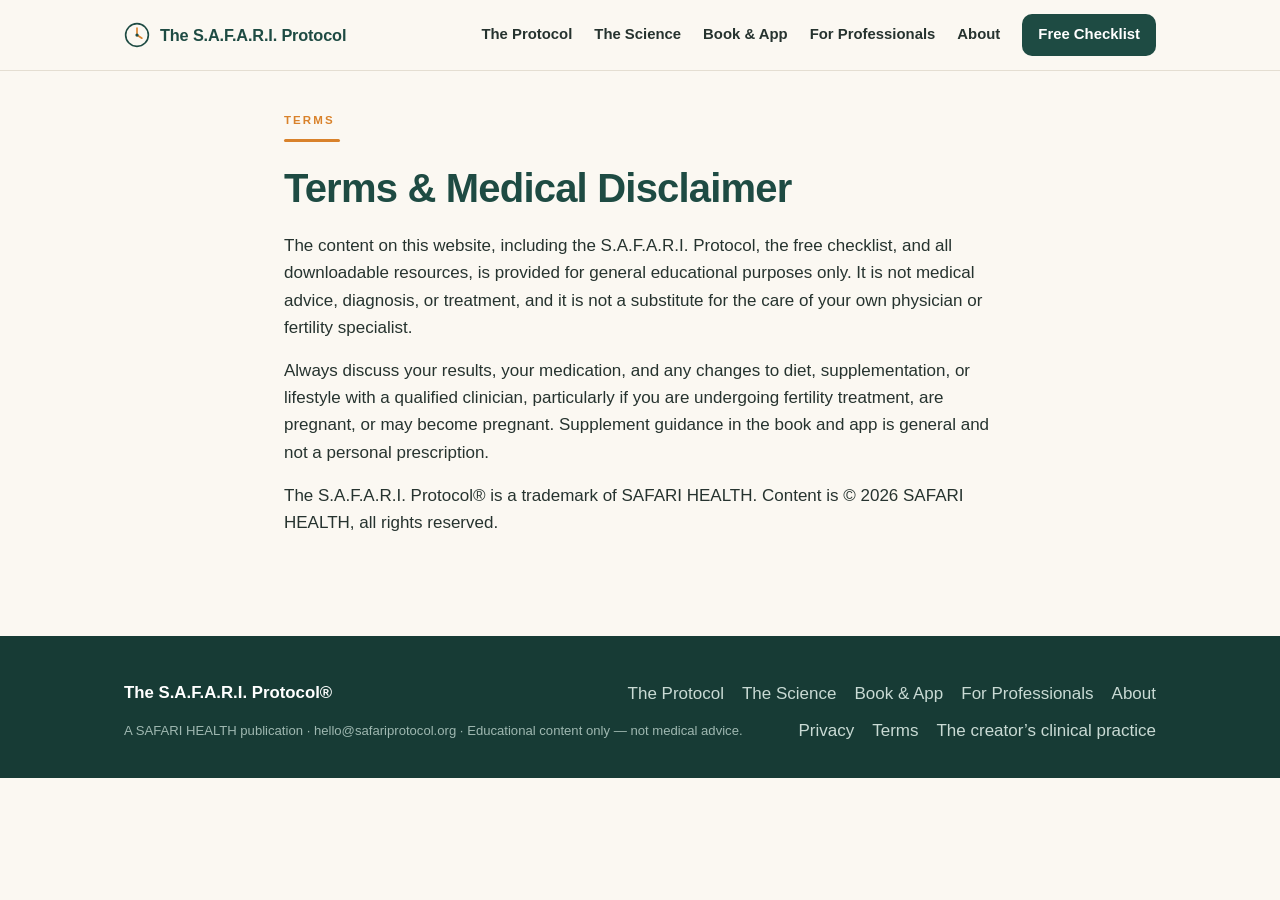
<file: terms/index.html>
<!DOCTYPE html>
<html lang="en">
<head>
<meta charset="utf-8">
<meta name="viewport" content="width=device-width, initial-scale=1">
<title>Terms &amp; Medical Disclaimer — The S.A.F.A.R.I. Protocol</title>
<meta name="description" content="Educational-use terms and medical disclaimer for the S.A.F.A.R.I. Protocol website.">
<link rel="canonical" href="https://www.safariprotocol.org/terms/">
<meta property="og:title" content="Terms &amp; Medical Disclaimer — The S.A.F.A.R.I. Protocol">
<meta property="og:description" content="Educational-use terms and medical disclaimer for the S.A.F.A.R.I. Protocol website.">
<meta property="og:type" content="website">
<meta property="og:url" content="https://www.safariprotocol.org/terms/">
<link rel="preconnect" href="https://fonts.googleapis.com">
<link rel="stylesheet" href="/assets/style.css">
<script type="application/ld+json">{"@context":"https://schema.org","@type":"Organization","name":"SAFARI HEALTH","alternateName":"The S.A.F.A.R.I. Protocol","url":"https://www.safariprotocol.org","email":"hello@safariprotocol.org","founder":{"@type":"Person","name":"Dr Vasileios Sarafis"}}</script>
<script type="application/ld+json">{"@context":"https://schema.org","@type":"Person","name":"Dr Vasileios Sarafis","honorificSuffix":"MD","jobTitle":"Fertility Specialist","gender":"Male","knowsAbout":["Fertility","IVF","Preconception care","Reproductive medicine"],"url":"https://www.safariprotocol.org/about/","alumniOf":["Aristotle University of Thessaloniki","Yale University","C.Re.A.Te Fertility London"],"worksFor":{"@type":"Organization","name":"SAFARI HEALTH"}}</script>
<script type="application/ld+json">{"@context":"https://schema.org","@type":"Book","name":"The Egg & Sperm Quality Plan","author":{"@type":"Person","name":"Dr Vasileios Sarafis"},"isbn":"978-618-88233-0-3","about":"A 90-day evidence-based preconception framework for natural conception and IVF"}</script>
</head>
<body>
<header class="site">
<div class="nav">
<a class="brand" href="/"><svg class="mark" viewBox="0 0 48 48" fill="none" xmlns="http://www.w3.org/2000/svg" aria-hidden="true"><circle cx="24" cy="24" r="21" stroke="#1E4B43" stroke-width="3"/><path d="M24 11 L24 24 L33 30" stroke="#D9822B" stroke-width="3" stroke-linecap="round"/><circle cx="24" cy="24" r="3" fill="#1E4B43"/></svg><span>The S.A.F.A.R.I. Protocol</span></a>
<nav class="nav-links" id="navlinks">
<a href="/protocol/">The Protocol</a><a href="/science/">The Science</a><a href="/book-and-app/">Book & App</a><a href="/professionals/">For Professionals</a><a href="/about/">About</a>
<a class="nav-cta" href="/checklist/">Free Checklist</a>
</nav>
<button class="menu-btn" aria-label="Menu" onclick="document.getElementById('navlinks').classList.toggle('open')">&#9776;</button>
</div>
</header>

<section style="padding-top:40px"><div class="wrap" style="max-width:760px">
<p class="kicker">Terms</p><hr class="rule"><h1>Terms &amp; Medical Disclaimer</h1>
<p>The content on this website, including the S.A.F.A.R.I. Protocol, the free checklist, and all downloadable resources, is provided for general educational purposes only. It is not medical advice, diagnosis, or treatment, and it is not a substitute for the care of your own physician or fertility specialist.</p>
<p>Always discuss your results, your medication, and any changes to diet, supplementation, or lifestyle with a qualified clinician, particularly if you are undergoing fertility treatment, are pregnant, or may become pregnant. Supplement guidance in the book and app is general and not a personal prescription.</p>
<p>The S.A.F.A.R.I. Protocol&reg; is a trademark of SAFARI HEALTH. Content is &copy; 2026 SAFARI HEALTH, all rights reserved.</p>
</div></section>
<footer class="site">
<div class="wrap">
<div class="frow">
<span class="brand-f">The S.A.F.A.R.I. Protocol&reg;</span>
<div class="flinks">
<a href="/protocol/">The Protocol</a>
<a href="/science/">The Science</a>
<a href="/book-and-app/">Book &amp; App</a>
<a href="/professionals/">For Professionals</a>
<a href="/about/">About</a>
</div>
</div>
<div class="frow">
<small>A SAFARI HEALTH publication &middot; hello@safariprotocol.org &middot; Educational content only &mdash; not medical advice.</small>
<div class="flinks">
<a href="/privacy/">Privacy</a><a href="/terms/">Terms</a>
<a href="https://sarafisfertility.com">The creator&rsquo;s clinical practice</a>
</div>
</div>
</div>
</footer>

<!-- GA4: replace G-9CCLVKLGP1 then this block goes live -->
<script async src="https://www.googletagmanager.com/gtag/js?id=G-9CCLVKLGP1"></script>
<script>window.dataLayer=window.dataLayer||[];function gtag(){dataLayer.push(arguments);}gtag('js',new Date());gtag('config','G-9CCLVKLGP1');</script>

<script>
// mark active nav
document.querySelectorAll('.nav-links a').forEach(a=>{if(a.getAttribute('href')===location.pathname)a.style.color='var(--green)';});
</script>
</body></html>
</file>
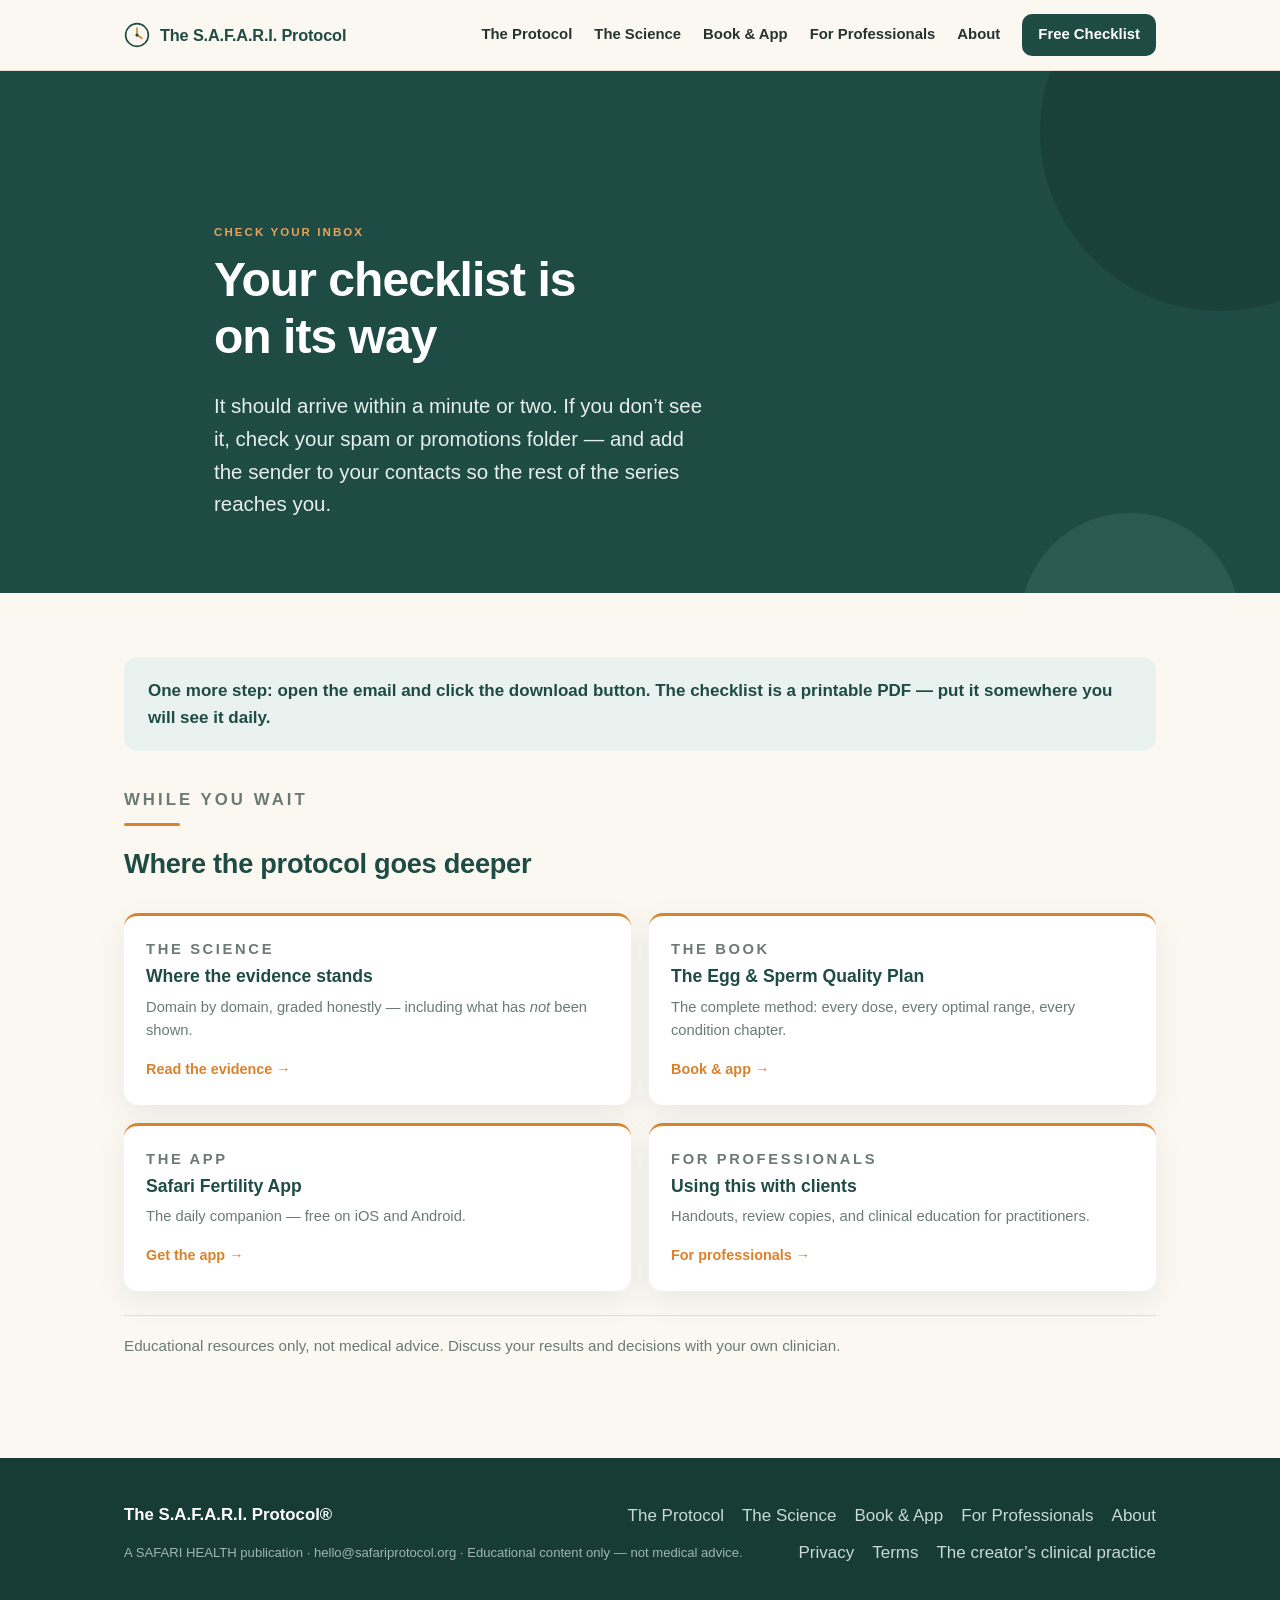
<file: checklist/thank-you/index.html>
<!DOCTYPE html>
<html lang="en">
<head>
<meta charset="utf-8">
<meta name="viewport" content="width=device-width, initial-scale=1">
<title>Thank you — your checklist is on its way</title>
<meta name="description" content="The complete 90-day S.A.F.A.R.I. Protocol as a printable 12-week checklist: three legs, six domains, every step in sequence. Free by email.">
<meta name="robots" content="noindex,follow">
<link rel="canonical" href="https://www.safariprotocol.org/checklist/thank-you/">
<meta property="og:title" content="Thank you — your checklist is on its way">
<meta property="og:description" content="The complete 90-day S.A.F.A.R.I. Protocol as a printable 12-week checklist: three legs, six domains, every step in sequence. Free by email.">
<meta property="og:type" content="website">
<meta property="og:url" content="https://www.safariprotocol.org/checklist/thank-you/">
<link rel="preconnect" href="https://fonts.googleapis.com">
<link rel="stylesheet" href="/assets/style.css">
<script type="application/ld+json">{"@context":"https://schema.org","@type":"Organization","name":"SAFARI HEALTH","alternateName":"The S.A.F.A.R.I. Protocol","url":"https://www.safariprotocol.org","email":"hello@safariprotocol.org","founder":{"@type":"Person","name":"Dr Vasileios Sarafis"}}</script>
<script type="application/ld+json">{"@context":"https://schema.org","@type":"Person","name":"Dr Vasileios Sarafis","honorificSuffix":"MD","jobTitle":"Fertility Specialist","gender":"Male","knowsAbout":["Fertility","IVF","Preconception care","Reproductive medicine"],"url":"https://www.safariprotocol.org/about/","alumniOf":["Aristotle University of Thessaloniki","Yale University","C.Re.A.Te Fertility London"],"worksFor":{"@type":"Organization","name":"SAFARI HEALTH"}}</script>
<script type="application/ld+json">{"@context":"https://schema.org","@type":"Book","name":"The Egg & Sperm Quality Plan","author":{"@type":"Person","name":"Dr Vasileios Sarafis"},"isbn":"978-618-88233-0-3","about":"A 90-day evidence-based preconception framework for natural conception and IVF"}</script>
</head>
<body>
<header class="site">
<div class="nav">
<a class="brand" href="/"><svg class="mark" viewBox="0 0 48 48" fill="none" xmlns="http://www.w3.org/2000/svg" aria-hidden="true"><circle cx="24" cy="24" r="21" stroke="#1E4B43" stroke-width="3"/><path d="M24 11 L24 24 L33 30" stroke="#D9822B" stroke-width="3" stroke-linecap="round"/><circle cx="24" cy="24" r="3" fill="#1E4B43"/></svg><span>The S.A.F.A.R.I. Protocol</span></a>
<nav class="nav-links" id="navlinks">
<a href="/protocol/">The Protocol</a><a href="/science/">The Science</a><a href="/book-and-app/">Book & App</a><a href="/professionals/">For Professionals</a><a href="/about/">About</a>
<a class="nav-cta" href="/checklist/thank-you/">Free Checklist</a>
</nav>
<button class="menu-btn" aria-label="Menu" onclick="document.getElementById('navlinks').classList.toggle('open')">&#9776;</button>
</div>
</header>

<section class="hero" style="padding-bottom:0">
<div class="wrap" style="padding-bottom:56px">
<p class="kicker">Check your inbox</p>
<h1>Your checklist is on its way</h1>
<p class="lead">It should arrive within a minute or two. If you don&rsquo;t see it, check your spam or promotions folder &mdash; and add the sender to your contacts so the rest of the series reaches you.</p>
</div>
</section>

<section>
<div class="wrap">
<div class="callout">One more step: open the email and click the download button. The checklist is a printable PDF &mdash; put it somewhere you will see it daily.</div>

<div class="section-head" style="margin-top:2.2rem">
<p class="kicker">While you wait</p><hr class="rule">
<h2>Where the protocol goes deeper</h2>
</div>

<div class="nextgrid">
<div class="nextcard">
<p class="kicker">THE SCIENCE</p>
<h3>Where the evidence stands</h3>
<p>Domain by domain, graded honestly &mdash; including what has <em>not</em> been shown.</p>
<a class="link" href="/science/">Read the evidence &rarr;</a>
</div>
<div class="nextcard">
<p class="kicker">THE BOOK</p>
<h3>The Egg &amp; Sperm Quality Plan</h3>
<p>The complete method: every dose, every optimal range, every condition chapter.</p>
<a class="link" href="/book-and-app/">Book &amp; app &rarr;</a>
</div>
<div class="nextcard">
<p class="kicker">THE APP</p>
<h3>Safari Fertility App</h3>
<p>The daily companion &mdash; free on iOS and Android.</p>
<a class="link" href="/book-and-app/">Get the app &rarr;</a>
</div>
<div class="nextcard">
<p class="kicker">FOR PROFESSIONALS</p>
<h3>Using this with clients</h3>
<p>Handouts, review copies, and clinical education for practitioners.</p>
<a class="link" href="/professionals/">For professionals &rarr;</a>
</div>
</div>

<p class="quiet">Educational resources only, not medical advice. Discuss your results and decisions with your own clinician.</p>
</div>
</section>

<footer class="site">
<div class="wrap">
<div class="frow">
<span class="brand-f">The S.A.F.A.R.I. Protocol&reg;</span>
<div class="flinks">
<a href="/protocol/">The Protocol</a>
<a href="/science/">The Science</a>
<a href="/book-and-app/">Book &amp; App</a>
<a href="/professionals/">For Professionals</a>
<a href="/about/">About</a>
</div>
</div>
<div class="frow">
<small>A SAFARI HEALTH publication &middot; hello@safariprotocol.org &middot; Educational content only &mdash; not medical advice.</small>
<div class="flinks">
<a href="/privacy/">Privacy</a><a href="/terms/">Terms</a>
<a href="https://sarafisfertility.com">The creator&rsquo;s clinical practice</a>
</div>
</div>
</div>
</footer>

<!-- GA4: replace G-9CCLVKLGP1 then this block goes live -->
<script async src="https://www.googletagmanager.com/gtag/js?id=G-9CCLVKLGP1"></script>
<script>window.dataLayer=window.dataLayer||[];function gtag(){dataLayer.push(arguments);}gtag('js',new Date());gtag('config','G-9CCLVKLGP1');</script>

<script>
// mark active nav
document.querySelectorAll('.nav-links a').forEach(a=>{if(a.getAttribute('href')===location.pathname)a.style.color='var(--green)';});
</script>
</body></html>
</file>
<file: assets/style.css>
/* ===========================================================
   The S.A.F.A.R.I. Protocol — www.safariprotocol.org
   Shared stylesheet. Design language matched to the
   12-Week Checklist / Starter Kit PDFs.
   =========================================================== */
:root{
  --green:#1E4B43;
  --green-d:#173B35;
  --green-card:#2A5A50;
  --cream:#F4EFE6;
  --paper:#FBF8F2;
  --orange:#D9822B;
  --orange-soft:#E9A25C;
  --ink:#26332F;
  --mute:#6B7A75;
  --line:#E4DED2;
  --white:#ffffff;
  --maxw:1080px;
  --radius:14px;
  --shadow:0 10px 30px rgba(23,59,53,.08);
  --font:-apple-system,BlinkMacSystemFont,"Segoe UI",Roboto,Helvetica,Arial,sans-serif;
}
*{box-sizing:border-box}
html{scroll-behavior:smooth}
body{
  margin:0;font-family:var(--font);color:var(--ink);
  background:var(--paper);line-height:1.6;font-size:17px;
  -webkit-font-smoothing:antialiased;
}
a{color:var(--green);text-decoration:none}
a:hover{text-decoration:underline}
img{max-width:100%;display:block}
h1,h2,h3{line-height:1.2;color:var(--green);font-weight:800;margin:0 0 .5em}
h1{font-size:2.5rem;letter-spacing:-.02em}
h2{font-size:1.7rem;letter-spacing:-.01em}
h3{font-size:1.2rem}
p{margin:0 0 1rem}
.wrap{max-width:var(--maxw);margin:0 auto;padding:0 24px}
.kicker{
  font-size:.72rem;font-weight:800;letter-spacing:.18em;
  text-transform:uppercase;color:var(--orange);margin:0 0 .6rem;
}
.rule{height:3px;width:56px;background:var(--orange);border:0;border-radius:2px;margin:.2rem 0 1.4rem}

/* ---------- Header ---------- */
header.site{
  position:sticky;top:0;z-index:50;background:rgba(251,248,242,.92);
  backdrop-filter:saturate(180%) blur(8px);border-bottom:1px solid var(--line);
}
.nav{display:flex;align-items:center;justify-content:space-between;
  max-width:var(--maxw);margin:0 auto;padding:14px 24px;gap:16px}
.brand{display:flex;align-items:center;gap:10px;font-weight:800;color:var(--green);
  font-size:1.02rem;letter-spacing:-.01em;white-space:nowrap}
.brand:hover{text-decoration:none}
.brand .mark{width:26px;height:26px;flex:0 0 26px}
.nav-links{display:flex;gap:22px;align-items:center;flex-wrap:wrap}
.nav-links a{color:var(--ink);font-size:.93rem;font-weight:600}
.nav-links a:hover{color:var(--green);text-decoration:none}
.nav-cta{background:var(--green);color:#fff !important;padding:9px 16px;border-radius:10px;
  font-size:.9rem;font-weight:700}
.nav-cta:hover{background:var(--green-d);text-decoration:none}
.menu-btn{display:none;background:none;border:0;font-size:1.5rem;color:var(--green);cursor:pointer}

/* ---------- Buttons ---------- */
.btn{display:inline-block;padding:13px 24px;border-radius:12px;font-weight:700;
  font-size:1rem;cursor:pointer;border:0;transition:transform .05s ease,background .2s}
.btn:hover{text-decoration:none;transform:translateY(-1px)}
.btn-primary{background:var(--orange);color:#fff}
.btn-primary:hover{background:#c4711f;color:#fff}
.btn-green{background:var(--green);color:#fff}
.btn-green:hover{background:var(--green-d);color:#fff}
.btn-ghost{background:transparent;color:var(--green);border:1.5px solid var(--green)}
.btn-ghost:hover{background:var(--green);color:#fff}
.btn-row{display:flex;gap:14px;flex-wrap:wrap;margin-top:1.4rem}

/* ---------- Hero ---------- */
.hero{background:var(--green);color:#fff;position:relative;overflow:hidden}
.hero::before{content:"";position:absolute;right:-120px;top:-120px;width:360px;height:360px;
  background:var(--green-d);border-radius:50%;opacity:.6}
.hero::after{content:"";position:absolute;right:40px;bottom:-140px;width:220px;height:220px;
  background:var(--green-card);border-radius:50%}
.hero .wrap{position:relative;z-index:2;padding:88px 24px 84px;max-width:900px}
.hero .kicker{color:var(--orange-soft)}
.hero h1{color:#fff;font-size:3rem;max-width:16ch}
.hero p.lead{color:#E7EFEC;font-size:1.28rem;max-width:44ch;margin-top:1rem}

/* ---------- Sections ---------- */
section{padding:64px 0}
section.alt{background:var(--cream)}
.section-head{max-width:760px;margin-bottom:2rem}
.section-head p{color:var(--mute);font-size:1.05rem}

/* ---------- Compass grid ---------- */
.compass{display:grid;grid-template-columns:repeat(3,1fr);gap:16px}
.cpoint{background:#fff;border-radius:var(--radius);padding:20px;box-shadow:var(--shadow)}
.cpoint .badge{width:34px;height:34px;border-radius:9px;background:var(--orange);color:#fff;
  font-weight:800;display:flex;align-items:center;justify-content:center;font-size:1.05rem;margin-bottom:10px}
.cpoint h3{margin:.1rem 0 .3rem;font-size:1.05rem}
.cpoint p{margin:0;color:var(--mute);font-size:.92rem}

/* ---------- Legs ---------- */
.leg{background:#fff;border-radius:var(--radius);box-shadow:var(--shadow);
  padding:22px 24px;border-left:4px solid var(--green);margin-bottom:16px}
.leg .top{display:flex;justify-content:space-between;align-items:baseline;gap:12px;flex-wrap:wrap}
.leg h3{margin:.1rem 0}
.leg .wks{color:var(--orange);font-weight:800;font-size:.85rem;white-space:nowrap}
.leg p{margin:.5rem 0 0;color:var(--mute);font-size:.96rem}

/* ---------- Cards / two-col ---------- */
.grid2{display:grid;grid-template-columns:1fr 1fr;gap:22px}
.card{background:#fff;border-radius:var(--radius);box-shadow:var(--shadow);padding:26px;
  border-top:3px solid var(--orange)}
.card h3{margin-top:.2rem}
.card p{color:var(--mute);font-size:.97rem}

/* ---------- Callout / quote ---------- */
.callout{background:#EAF2EF;border-radius:var(--radius);padding:20px 24px;color:var(--green);
  font-weight:600}
.quote{background:#fff;border-left:4px solid var(--orange);border-radius:10px;padding:18px 22px;
  box-shadow:var(--shadow);margin:0 0 14px}
.quote em{color:var(--ink);font-size:1.05rem;font-style:italic}
.quote cite{display:block;color:var(--mute);font-style:normal;font-weight:700;margin-top:.5rem;font-size:.9rem}

/* ---------- List ---------- */
ul.ticks{list-style:none;padding:0;margin:1rem 0}
ul.ticks li{position:relative;padding-left:30px;margin-bottom:12px;color:var(--ink)}
ul.ticks li::before{content:"";position:absolute;left:0;top:3px;width:18px;height:18px;
  border-radius:5px;background:var(--green);}
ul.ticks li::after{content:"";position:absolute;left:6px;top:7px;width:5px;height:9px;
  border:solid #fff;border-width:0 2px 2px 0;transform:rotate(45deg)}

/* ---------- Form / capture ---------- */
.capture{background:#fff;border-radius:var(--radius);box-shadow:var(--shadow);padding:30px;max-width:520px}
.capture label{display:block;font-weight:700;font-size:.85rem;color:var(--green);margin:12px 0 5px}
.capture input{width:100%;padding:12px 14px;border:1.5px solid var(--line);border-radius:10px;
  font-size:1rem;font-family:inherit}
.capture input:focus{outline:none;border-color:var(--orange)}
.capture .fineprint{font-size:.82rem;color:var(--mute);margin-top:14px}
.mc-embed-slot{margin-top:6px}

/* ---------- Download strip / next steps ---------- */
.nextgrid{display:grid;grid-template-columns:repeat(2,1fr);gap:18px}
.nextcard{background:#fff;border-radius:var(--radius);box-shadow:var(--shadow);padding:22px;
  border-top:3px solid var(--orange)}
.nextcard .kicker{margin-bottom:.3rem}
.nextcard h3{font-size:1.1rem;margin:.1rem 0 .5rem}
.nextcard p{color:var(--mute);font-size:.92rem;margin-bottom:.8rem}
.nextcard .link{font-weight:800;color:var(--orange);font-size:.9rem}

/* ---------- Book/App blocks ---------- */
.bookrow{display:grid;grid-template-columns:220px 1fr;gap:28px;align-items:start}
.bookrow img{border-radius:8px;box-shadow:0 14px 34px rgba(23,59,53,.22);transform:rotate(-2deg)}
.placeholder-cover{width:100%;aspect-ratio:2/3;background:linear-gradient(135deg,var(--green),var(--green-card));
  border-radius:8px;display:flex;align-items:center;justify-content:center;color:#cfe0db;
  text-align:center;padding:20px;font-size:.85rem;box-shadow:0 14px 34px rgba(23,59,53,.22);transform:rotate(-2deg)}

/* ---------- Footer ---------- */
footer.site{background:var(--green-d);color:#C9DAD4;padding:44px 0 34px;margin-top:20px}
footer.site .wrap{display:flex;flex-direction:column;gap:10px}
footer.site .frow{display:flex;justify-content:space-between;gap:20px;flex-wrap:wrap;align-items:center}
footer.site .flinks{display:flex;gap:18px;flex-wrap:wrap}
footer.site a{color:#C9DAD4}
footer.site a:hover{color:#fff}
footer.site .brand-f{color:#fff;font-weight:800;font-size:1.05rem}
footer.site small{color:#9FB8B1;font-size:.82rem;line-height:1.5}

/* ---------- CTA band ---------- */
.band{background:var(--green);color:#fff;border-radius:18px;padding:40px;text-align:center;
  margin:10px 0}
.band h2{color:#fff}
.band p{color:#E7EFEC;max-width:52ch;margin:0 auto 1.4rem}

/* ---------- Consultation quiet line ---------- */
.quiet{color:var(--mute);font-size:.95rem;border-top:1px solid var(--line);padding-top:18px;margin-top:24px}

/* ---------- Responsive ---------- */
@media (max-width:820px){
  .nav-links{display:none;position:absolute;top:60px;left:0;right:0;background:var(--paper);
    flex-direction:column;padding:16px 24px;border-bottom:1px solid var(--line);gap:14px}
  .nav-links.open{display:flex}
  .menu-btn{display:block}
  .hero h1{font-size:2.2rem}
  .hero p.lead{font-size:1.1rem}
  h1{font-size:2rem}h2{font-size:1.4rem}
  .compass{grid-template-columns:1fr}
  .grid2,.nextgrid{grid-template-columns:1fr}
  .bookrow{grid-template-columns:140px 1fr;gap:18px}
  .band{padding:28px 20px}
}


/* ---------- Evidence grade badges (/science/) ---------- */
.grade{
  display:inline-block;font-size:.66rem;font-weight:800;letter-spacing:.12em;
  text-transform:uppercase;padding:5px 10px;border-radius:999px;
  white-space:nowrap;border:1px solid transparent;line-height:1.3;
}
.grade + .grade{margin-left:6px}
.grade-aligned{background:rgba(30,75,67,.10);color:var(--green);border-color:rgba(30,75,67,.22)}
.grade-ahead{background:rgba(217,130,43,.12);color:#A85F14;border-color:rgba(217,130,43,.30)}
.grade-hyp{background:rgba(107,122,117,.12);color:#54615C;border-color:rgba(107,122,117,.26)}

.grade-key{display:flex;gap:10px;flex-wrap:wrap;align-items:center;margin:0 0 26px}
.grade-key .grade-key-label{
  font-size:.72rem;font-weight:800;letter-spacing:.14em;
  text-transform:uppercase;color:var(--mute);margin-right:4px;
}

@media (max-width:640px){
  .leg .top{align-items:flex-start}
  .grade{font-size:.62rem;padding:4px 9px}
  .grade + .grade{margin-left:0;margin-top:6px}
}
</file>
